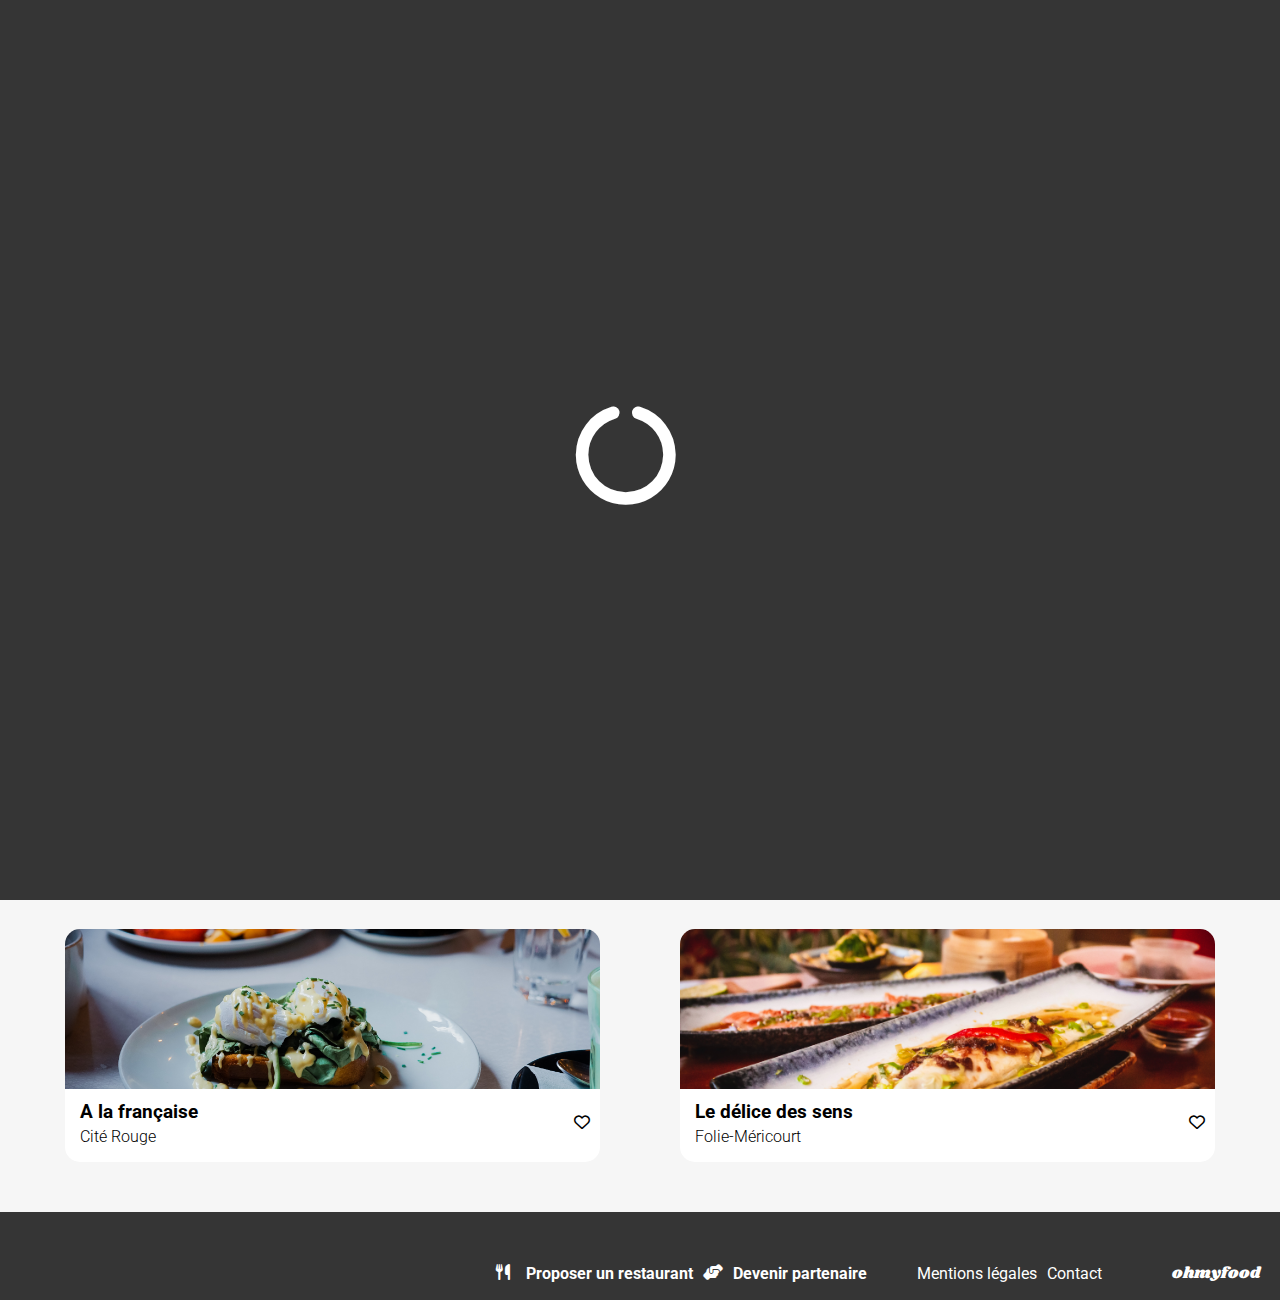
<file: index.html>
<!DOCTYPE html>
<html lang="fr">
<head>
    <meta charset="UTF-8">
    <meta name="viewport" content="width=device-width, initial-scale=1.0">
    <title>Homepage - OhMyFood</title>
    <link rel="preconnect" href="https://fonts.googleapis.com">
    <link rel="preconnect" href="https://fonts.gstatic.com" crossorigin>
    <link href="https://fonts.googleapis.com/css2?family=Roboto:wght@300;400;500;700&family=Shrikhand&display=swap" rel="stylesheet">
    <link rel="stylesheet" href="https://cdnjs.cloudflare.com/ajax/libs/font-awesome/6.5.2/css/all.min.css">
    <link rel="stylesheet" href="./css/main.css">
    <link rel="stylesheet" href="./css/index.css">
</head>

<body>
    <div class="main-container">
        <div class="loader"><i class="fa-solid fa-circle-notch fa-spin loader-icon"></i></div>
        <header class="header">
            <img class="header__logo" src="images/logo/ohmyfood.png" alt="Logo de OhMyFood">
            <form method="get" class="header__form">
                <i class="fa-solid fa-location-dot"></i>
                <label class="header__form__label" for="recherche">Dans quelle ville recherchez-vous un restaurant ?</label>
                <input type="text" id="recherche" name="recherche" placeholder="Paris, Belleville" class="header__form__research important">
            </form>
        </header>

        <main>
            <section class="introduction">
                <h1>Réservez le menu qui vous convient</h1>
                <p>Découvrez des restaurants d'exception, sélectionnés par nos soins.</p>
                <a href="#restaurant" class="gradient-button">Explorer nos restaurants</a>
            </section>
            <section class="fonctionnement">
                <h1 class="section__title">Fonctionnement</h1>

                <div class="fonctionnement-step">
                    <article class="fonctionnement-step__article">
                        <div class="fonctionnement-step__number">
                            <span>1</span>
                        </div>
                        <div class="fonctionnement-step__text">
                            <i class="fa-solid fa-mobile-screen-button"></i>
                            <p class="important">Choisissez un restaurant</p>
                        </div>
                    </article>
                    <article class="fonctionnement-step__article">
                        <div class="fonctionnement-step__number">
                            <span>2</span>
                        </div>
                        <div class="fonctionnement-step__text">
                            <i class="fa-solid fa-list-ul"></i>
                            <p class="important">Composez votre menu</p>
                        </div>
                    </article>
                    <article class="fonctionnement-step__article">
                        <div class="fonctionnement-step__number">
                            <span>3</span>
                        </div>
                        <div class="fonctionnement-step__text">
                            <i class="fa-solid fa-store"></i>
                            <p class="important">Dégustez au restaurant</p>
                        </div>
                    </article>
                </div>
                
            </section>
            <section id="restaurant" class="restaurant">
                <h1 class="section__title">Restaurants</h1>
                <div class="restaurant__grid">
                    <a href="./menus/la-palette-du-gout.html" class="restaurant__link">
                        <article class="restaurant__card">
                            <img class="restaurant__img" src="images/restaurants/jay-wennington-N_Y88TWmGwA-unsplash.jpg" alt="Photo d'un plat dans une assiette">
                            <div class="new">Nouveauté</div>
                            <div class="restaurant__card__content">
                                <div class="restaurant__card__text">
                                    <h3>La palette du goût</h3>
                                    <p class="restaurant__card__subtitle">Ménilmontant</p>
                                </div>
                                <i class="fa-regular fa-heart icon-favorite"></i>
                            </div>
                        </article>
                    </a>
                    <a href="./menus/la-note-enchantee.html" class="restaurant__link">
                        <article class="restaurant__card">
                            <img class="restaurant__img" src="images/restaurants/stil-u2Lp8tXIcjw-unsplash.jpg" alt="Photo d'un plat dans une assiette">
                            <div class="new">Nouveauté</div>
                            <div class="restaurant__card__content">
                                <div class="restaurant__card__text">
                                    <h3 class="restaurant__card__title">La note enchantée</h3>
                                    <p class="restaurant__card__subtitle">Charonne</p>
                                </div>
                                <i class="fa-regular fa-heart icon-favorite"></i>
                            </div>
                        </article>
                    </a>
                    <a href="./menus/a-la-francaise.html" class="restaurant__link">
                        <article class="restaurant__card">
                            <img class="restaurant__img" src="images/restaurants/toa-heftiba-DQKerTsQwi0-unsplash.jpg" alt="Photo d'un plat dans une assiette">
                            <div class="restaurant__card__content">
                                <div class="restaurant__card__text">
                                    <h3 class="restaurant__card__title">A la française</h3>
                                    <p class="restaurant__card__subtitle">Cité Rouge</p>
                                </div>
                                <i class="fa-regular fa-heart icon-favorite"></i>
                            </div>
                        </article>
                    </a>
                    <a href="./menus/le-delice-des-sens.html" class="restaurant__link">
                        <article class="restaurant__card">
                            <img class="restaurant__img" src="images/restaurants/louis-hansel-shotsoflouis-qNBGVyOCY8Q-unsplash.jpg" alt="Photo d'un plat dans une assiette">
                            <div class="restaurant__card__content">
                                <div class="restaurant__card__text">
                                    <h3 class="restaurant__card__title">Le délice des sens</h3>
                                    <p class="restaurant__card__subtitle">Folie-Méricourt</p>
                                </div>
                                <i class="fa-regular fa-heart icon-favorite"></i>
                            </div>
                        </article>
                    </a>
                </div>
            </section>
        </main>

        <footer class="footer">
            <nav class="footer__nav">
                <ul class="important footer__list">
                    <li class="footer__list__element"><i class="fa-solid fa-utensils footer__icon"></i>Proposer un restaurant</li>
                    <li class="footer__list__element"><i class="fa-solid fa-handshake-angle footer__icon"></i>Devenir partenaire</li>
                </ul>
                <ul class="footer__list">
                    <li class="footer__list__element">Mentions légales</li>
                    <li class="footer__list__element">Contact</li>
                </ul>
            </nav>
            <span class="footer__logo">ohmyfood</span>
        </footer>
    </div>
</body>
</html>
</file>
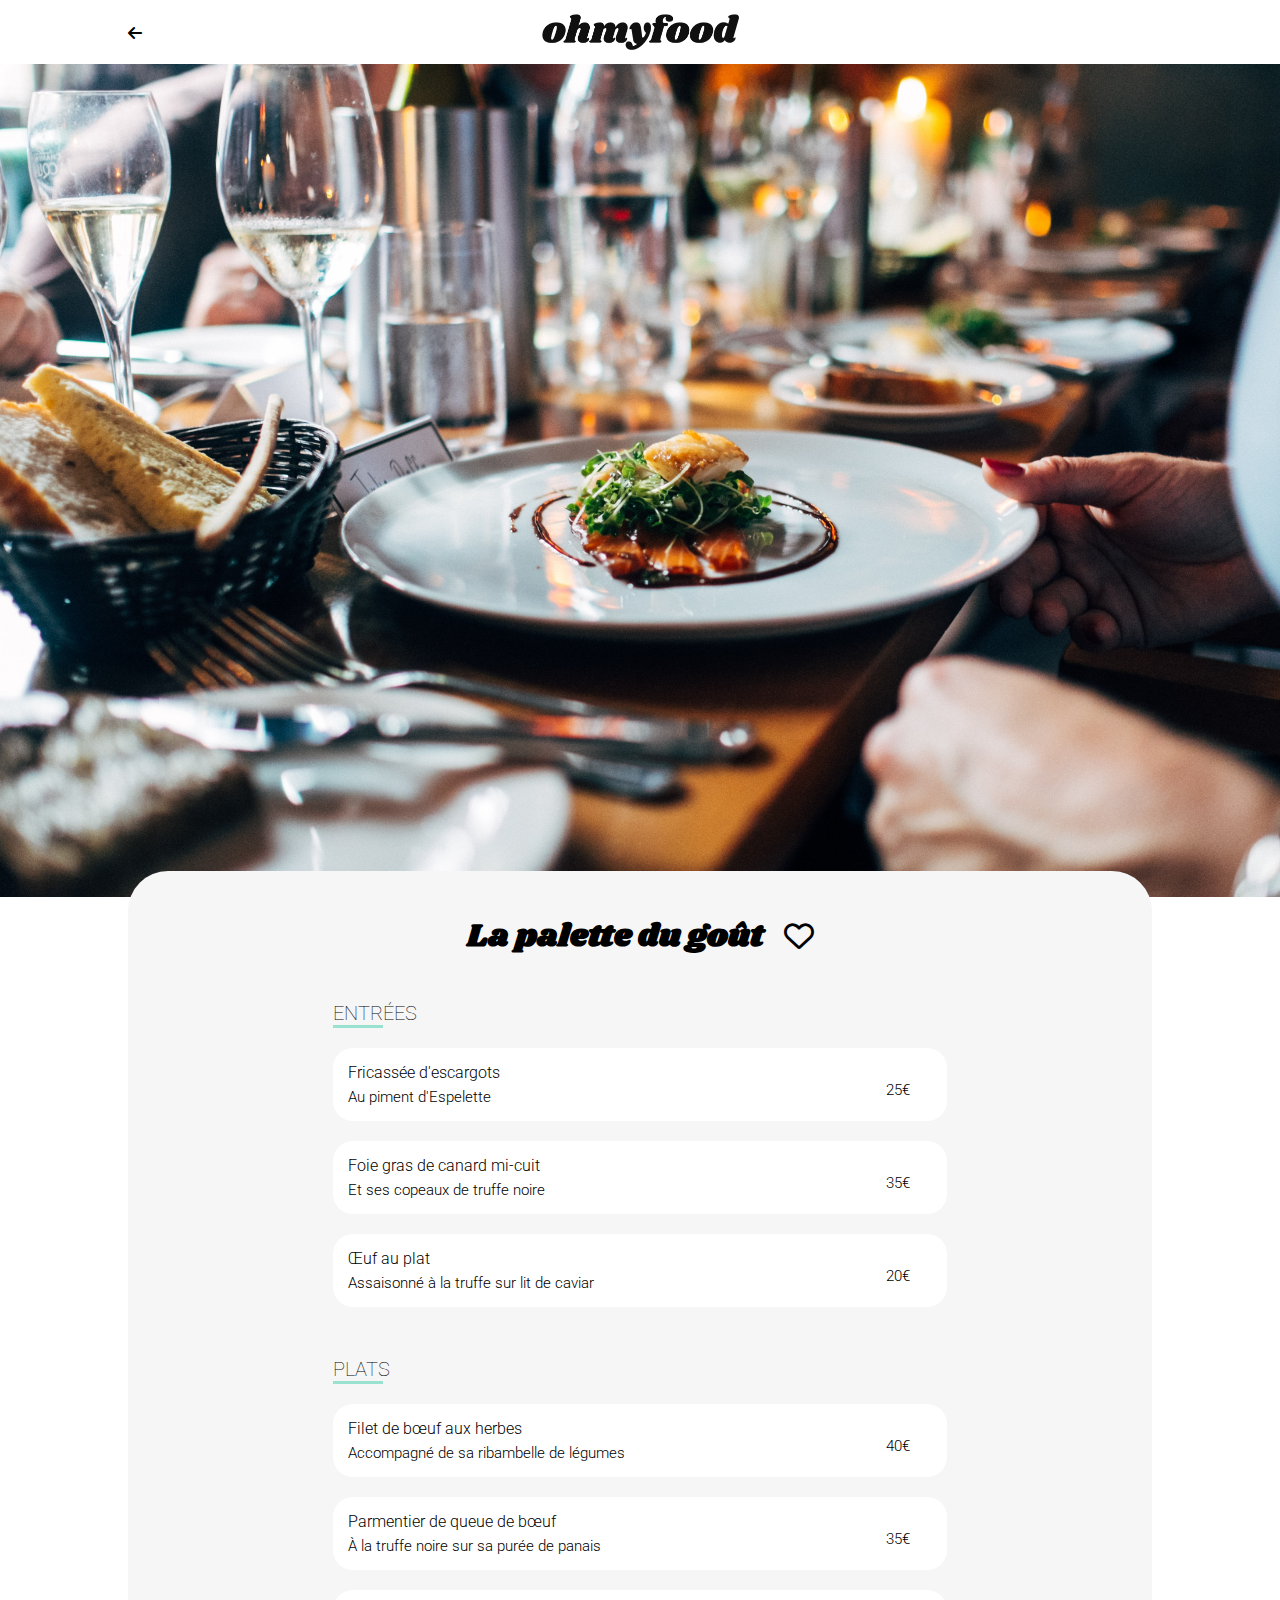
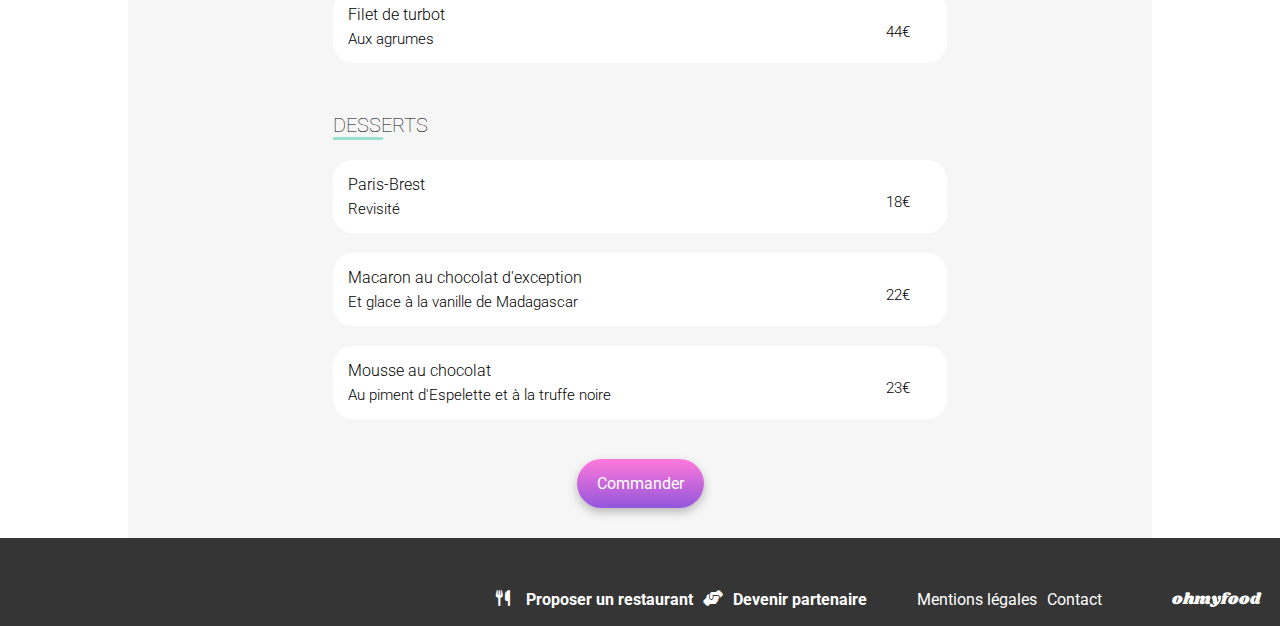
<file: menu1.html>
<!DOCTYPE html>
<html lang="en">
<head>
    <meta charset="UTF-8">
    <meta name="viewport" content="width=device-width, initial-scale=1.0">
    <title>Menu - La palette du goût</title>
    <link rel="preconnect" href="https://fonts.googleapis.com">
    <link rel="preconnect" href="https://fonts.gstatic.com" crossorigin>
    <link href="https://fonts.googleapis.com/css2?family=Roboto:wght@400;500;700&family=Shrikhand&display=swap" rel="stylesheet">
    <link rel="stylesheet" href="https://cdnjs.cloudflare.com/ajax/libs/font-awesome/6.5.2/css/all.min.css"/>
    <link rel="stylesheet" href="./css/main.css">
    <link rel="stylesheet" href="./css/menu.css">
</head>
<body>
    <div class="main-container">
        <header class="header">
            <img class="header__logo" src="/images/logo/ohmyfood.png">
            <a href="index.html"><i class="header__button fa-solid fa-arrow-left"></i></a>
        </header>

        <main>
            <div>
                <img class="photo-bg" src="images/restaurants/jay-wennington-N_Y88TWmGwA-unsplash.jpg" alt="Photo d'un plat dans une assiette">
            </div>

            <section class="menu">
                <div class="menu__title">
                    <h1 class="menu__title__principal">La palette du goût</h1>
                    <i class="fa-regular fa-heart icon-favorite"></i>
                </div>
                <article class="menu-content">
                    <div class="plat">
                        <p class="menu-content__title">ENTR&Eacute;ES</p>
                        <article class="menu-content__card">
                            <div class="menu-content__card__text">
                                <p class="menu-content__card__text__title">Fricassée d'escargots</p>
                                <p class="menu-content__card__text__subtitle">Au piment d'Espelette</p>
                            </div>
                            <div class="price">
                                <p>25€</p>
                            </div> 
                            <div class="volet">
                                <i class="fa-solid fa-circle-check"></i>
                            </div>
                        </article>
                        <article class="menu-content__card">
                            <div class="menu-content__card__text">
                                <p class="menu-content__card__text__title">Foie gras de canard mi-cuit</p>
                                <p class="menu-content__card__text__subtitle">Et ses copeaux de truffe noire</p>
                            </div>
                            <div class="price">
                                <p>35€</p>
                            </div> 
                            <div class="volet">
                                <i class="fa-solid fa-circle-check"></i>
                            </div>
                        </article>
                        <article class="menu-content__card">
                            <div class="menu-content__card__text">
                                <p class="menu-content__card__text__title">Œuf au plat</p>
                                <p class="menu-content__card__text__subtitle">Assaisonné à la truffe sur lit de caviar</p>
                            </div>
                            <div class="price">
                                <p>20€</p>
                            </div> 
                            <div class="volet">
                                <i class="fa-solid fa-circle-check"></i>
                            </div>
                        </article>
                    </div>

                    <div class="plat">
                        <p class="menu-content__title">PLATS</p>
                        <article class="menu-content__card">
                            <div class="menu-content__card__text">
                                <p class="menu-content__card__text__title">Filet de bœuf aux herbes</p>
                                <p class="menu-content__card__text__subtitle">Accompagné de sa ribambelle de légumes</p>
                            </div>
                            <div class="price">
                                <p>40€</p>
                            </div> 
                            <div class="volet">
                                <i class="fa-solid fa-circle-check"></i>
                            </div>
                        </article>
                        <article class="menu-content__card">
                            <div class="menu-content__card__text">
                                <p class="menu-content__card__text__title">Parmentier de queue de bœuf</p>
                                <p class="menu-content__card__text__subtitle">À la truffe noire sur sa purée de panais</p>
                            </div>
                            <div class="price">
                                <p>35€</p>
                            </div> 
                            <div class="volet">
                                <i class="fa-solid fa-circle-check"></i>
                            </div>
                        </article>
                        <article class="menu-content__card">
                            <div class="menu-content__card__text">
                                <p class="menu-content__card__text__title">Filet de turbot</p>
                                <p class="menu-content__card__text__subtitle">Aux agrumes</p>
                            </div>
                            <div class="price">
                                <p>44€</p>
                            </div> 
                            <div class="volet">
                                <i class="fa-solid fa-circle-check"></i>
                            </div>
                        </article>
                    </div>
                    
                    <div class="plat">
                        <p class="menu-content__title">DESSERTS</p>
                        <article class="menu-content__card">
                            <div class="menu-content__card__text">
                                <p class="menu-content__card__text__title">Paris-Brest</p>
                                <p class="menu-content__card__text__subtitle">Revisité</p>
                            </div>
                            <div class="price">
                                <p>18€</p>
                            </div> 
                            <div class="volet">
                                <i class="fa-solid fa-circle-check"></i>
                            </div>
                        </article>
                        <article class="menu-content__card">
                            <div class="menu-content__card__text">
                                <p class="menu-content__card__text__title">Macaron au chocolat d'exception</p>
                                <p class="menu-content__card__text__subtitle">Et glace à la vanille de Madagascar</p>
                            </div>
                            <div class="price">
                                <p>22€</p>
                            </div> 
                            <div class="volet">
                                <i class="fa-solid fa-circle-check"></i>
                            </div>
                        </article>
                        <article class="menu-content__card">
                            <div class="menu-content__card__text">
                                <p class="menu-content__card__text__title">Mousse au chocolat</p>
                                <p class="menu-content__card__text__subtitle">Au piment d'Espelette et à la truffe noire</p>
                            </div>
                            <div class="price">
                                <p>23€</p>
                            </div> 
                            <div class="volet">
                                <i class="fa-solid fa-circle-check"></i>
                            </div>
                        </article>
                    </div>
                    
                </article>
                <a href="" class="gradient-button">Commander</a>
            </section>
        </main>

        <footer class="footer">
            <nav class="footer__nav">
                <ul class="important footer__list">
                    <li class="footer__list__element"><i class="fa-solid fa-utensils footer__icon"></i>Proposer un restaurant</li>
                    <li class="footer__list__element"><i class="fa-solid fa-handshake-angle footer__icon"></i>Devenir partenaire</li>
                </ul>
                <ul class="footer__list">
                    <li class="footer__list__element">Mentions légales</li>
                    <li class="footer__list__element">Contact</li>
                </ul>
            </nav>
            <span class="footer__logo">ohmyfood</span>
        </footer>
    </div>

    
</body>
</html>
</file>
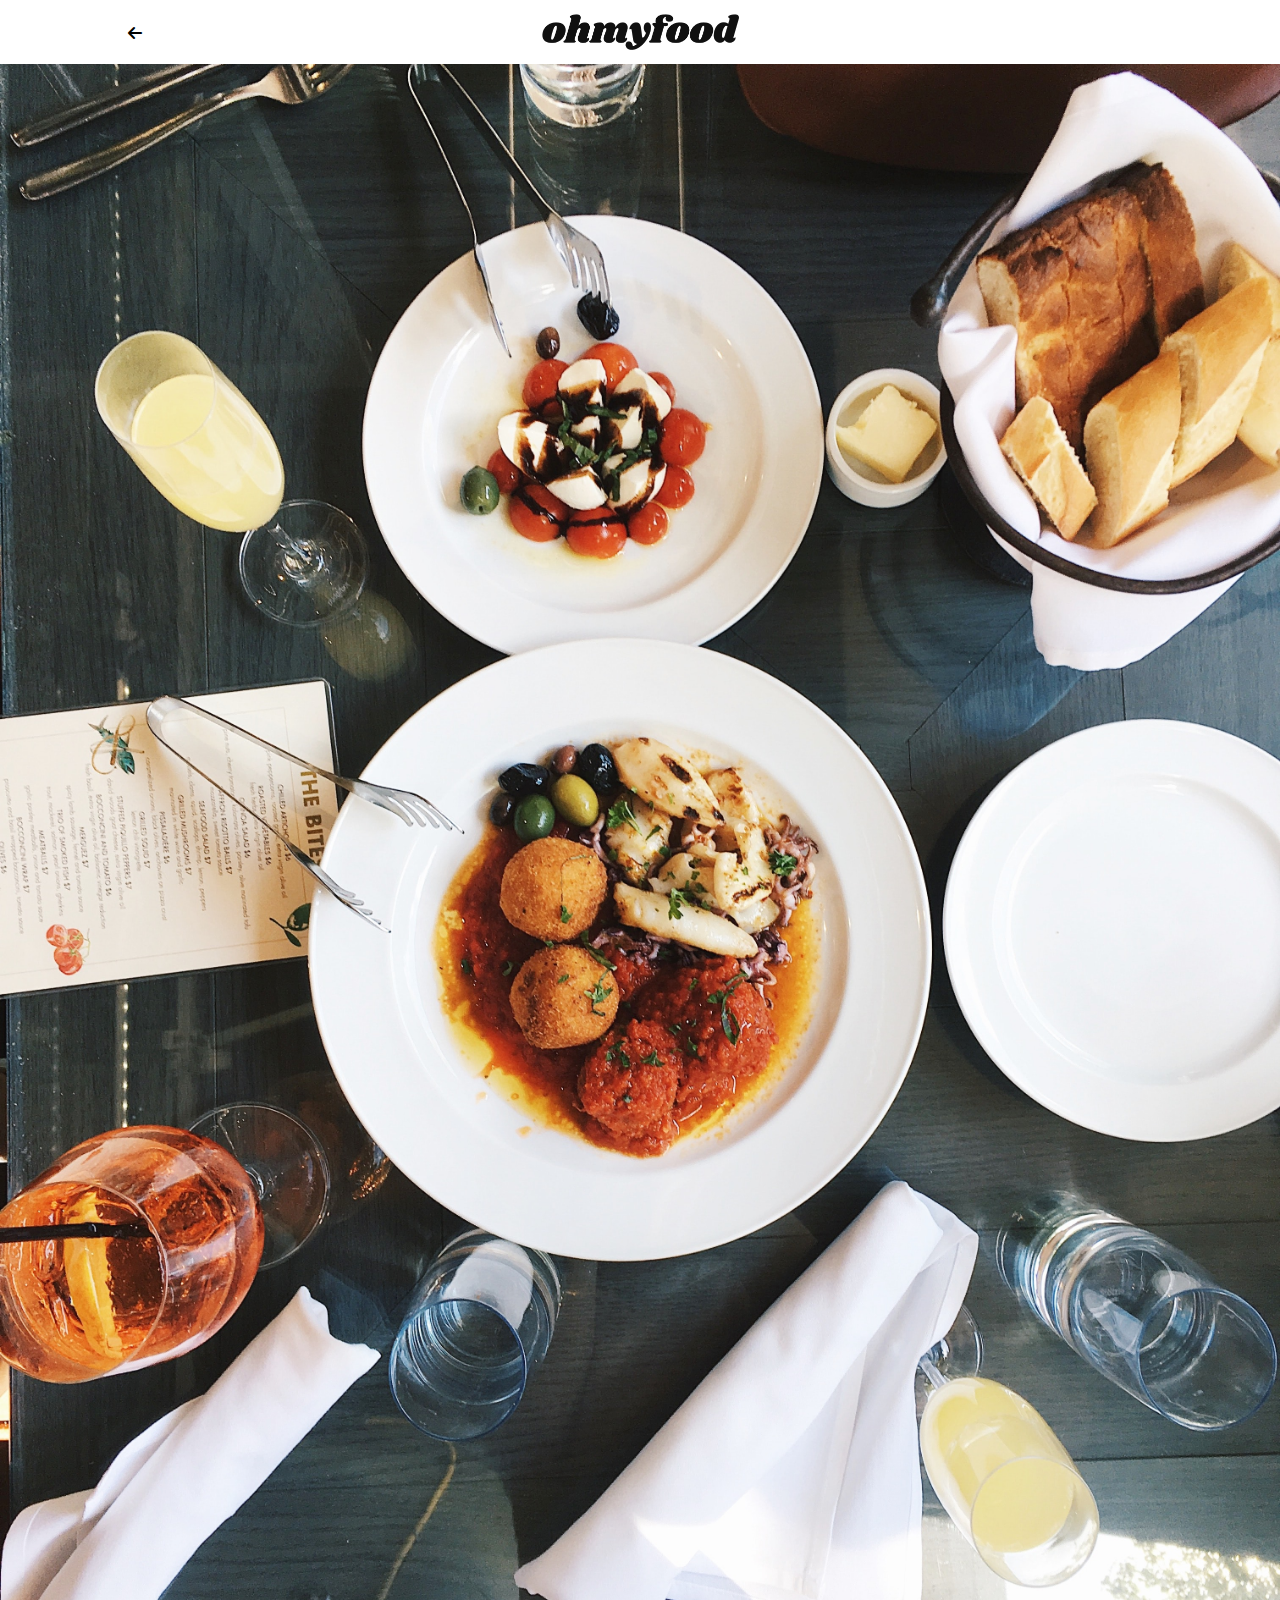
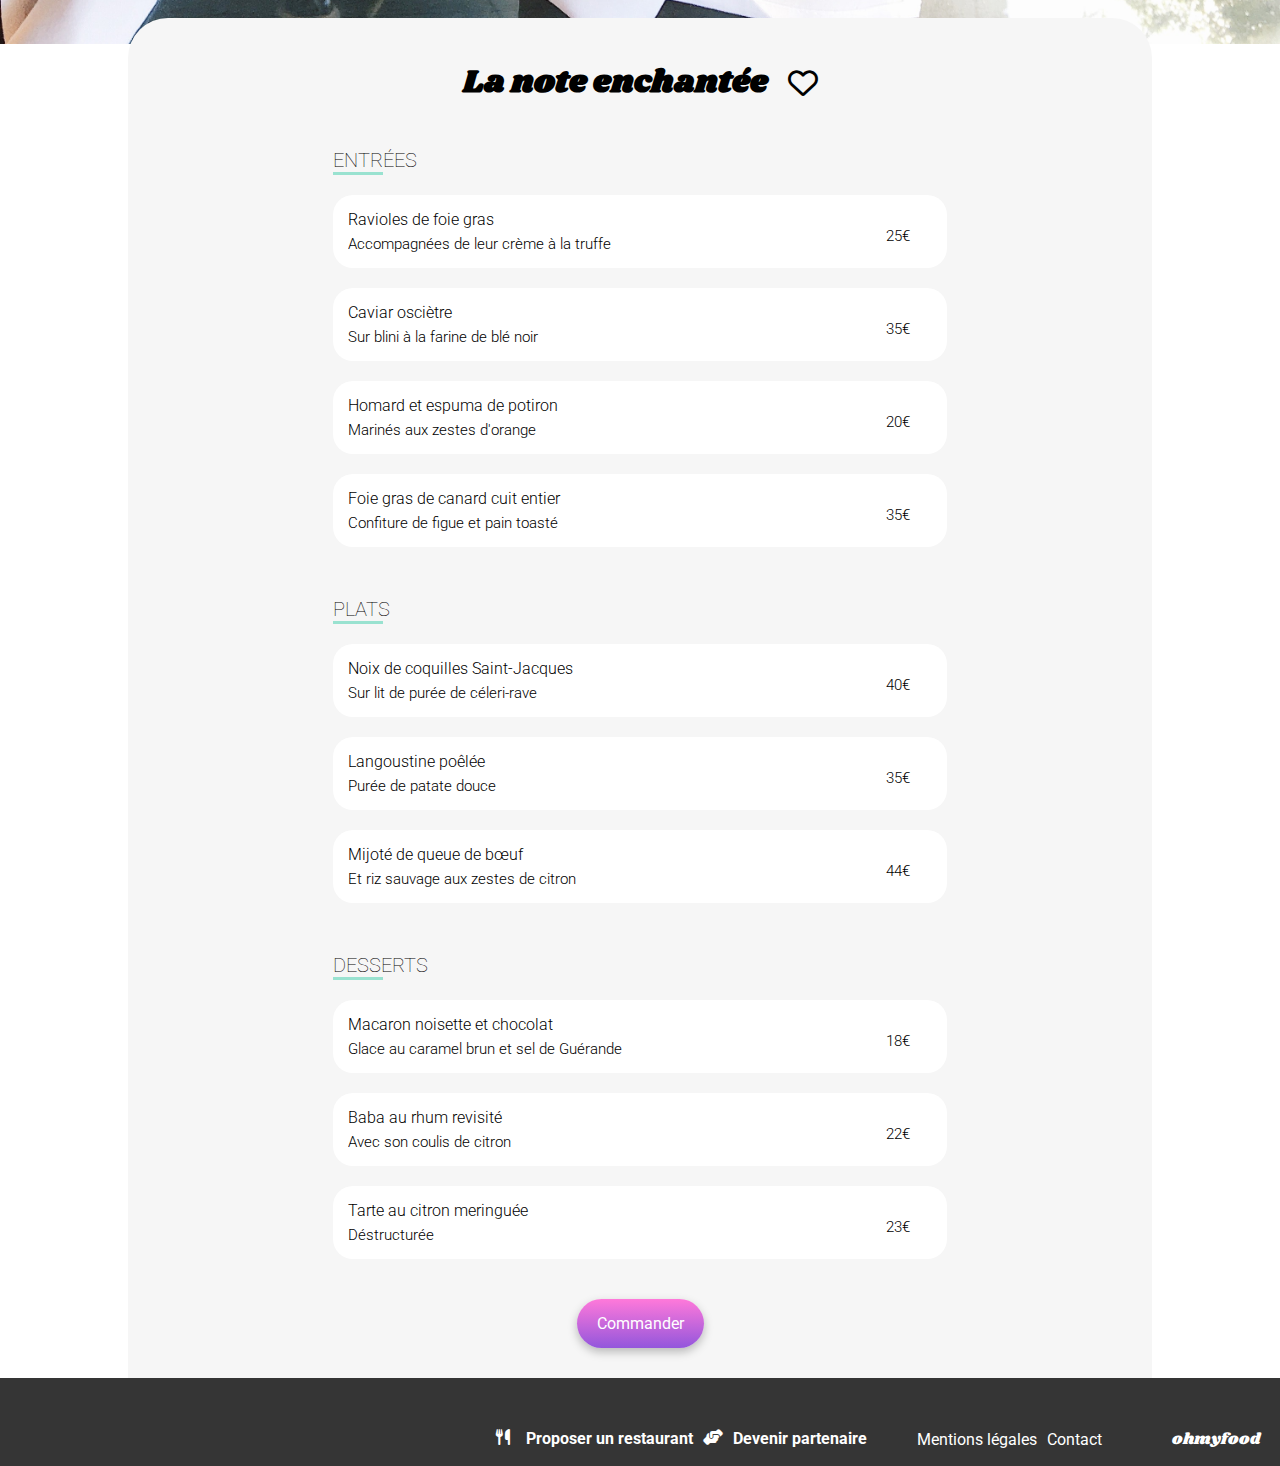
<file: menu2.html>
<!DOCTYPE html>
<html lang="en">
<head>
    <meta charset="UTF-8">
    <meta name="viewport" content="width=device-width, initial-scale=1.0">
    <title>Menu - La note enchantée</title>
    <link rel="preconnect" href="https://fonts.googleapis.com">
    <link rel="preconnect" href="https://fonts.gstatic.com" crossorigin>
    <link href="https://fonts.googleapis.com/css2?family=Roboto:wght@400;500;700&family=Shrikhand&display=swap" rel="stylesheet">
    <link rel="stylesheet" href="https://cdnjs.cloudflare.com/ajax/libs/font-awesome/6.5.2/css/all.min.css"/>
    <link rel="stylesheet" href="./css/main.css">
    <link rel="stylesheet" href="./css/menu.css">
</head>
<body>
    <div class="main-container">
        <header class="header">
            <img class="header__logo" src="/images/logo/ohmyfood.png">
            <a href="index.html"><i class="header__button fa-solid fa-arrow-left"></i></a>
        </header>

        <main>
            <div>
                <img class="photo-bg" src="images/restaurants/stil-u2Lp8tXIcjw-unsplash.jpg" alt="Photo d'un plat dans une assiette">
            </div>

            <section class="menu">
                <div class="menu__title">
                    <h1 class="menu__title__principal">La note enchantée</h1>
                    <i class="fa-regular fa-heart icon-favorite"></i>
                </div>
                <article class="menu-content">
                    <div class="plat">
                        <p class="menu-content__title">ENTR&Eacute;ES</p>
                        <article class="menu-content__card">
                            <div class="menu-content__card__text">
                                <p class="menu-content__card__text__title">Ravioles de foie gras</p>
                                <p class="menu-content__card__text__subtitle">Accompagnées de leur crème à la truffe</p>
                            </div>
                            <div class="price">
                                <p>25€</p>
                            </div> 
                            <div class="volet">
                                <i class="fa-solid fa-circle-check"></i>
                            </div>
                        </article>
                        <article class="menu-content__card">
                            <div class="menu-content__card__text">
                                <p class="menu-content__card__text__title">Caviar osciètre</p>
                                <p class="menu-content__card__text__subtitle">Sur blini à la farine de blé noir</p>
                            </div>
                            <div class="price">
                                <p>35€</p>
                            </div> 
                            <div class="volet">
                                <i class="fa-solid fa-circle-check"></i>
                            </div>
                        </article>
                        <article class="menu-content__card">
                            <div class="menu-content__card__text">
                                <p class="menu-content__card__text__title">Homard et espuma de potiron</p>
                                <p class="menu-content__card__text__subtitle">Marinés aux zestes d'orange</p>
                            </div>
                            <div class="price">
                                <p>20€</p>
                            </div> 
                            <div class="volet">
                                <i class="fa-solid fa-circle-check"></i>
                            </div>
                        </article><article class="menu-content__card">
                            <div class="menu-content__card__text">
                                <p class="menu-content__card__text__title">Foie gras de canard cuit entier</p>
                                <p class="menu-content__card__text__subtitle">Confiture de figue et pain toasté</p>
                            </div>
                            <div class="price">
                                <p>35€</p>
                            </div> 
                            <div class="volet">
                                <i class="fa-solid fa-circle-check"></i>
                            </div>
                        </article>
                    </div>

                    <div class="plat">
                        <p class="menu-content__title">PLATS</p>
                        <article class="menu-content__card">
                            <div class="menu-content__card__text">
                                <p class="menu-content__card__text__title">Noix de coquilles Saint-Jacques</p>
                                <p class="menu-content__card__text__subtitle">Sur lit de purée de céleri-rave</p>
                            </div>
                            <div class="price">
                                <p>40€</p>
                            </div> 
                            <div class="volet">
                                <i class="fa-solid fa-circle-check"></i>
                            </div>
                        </article>
                        <article class="menu-content__card">
                            <div class="menu-content__card__text">
                                <p class="menu-content__card__text__title">Langoustine poêlée</p>
                                <p class="menu-content__card__text__subtitle">Purée de patate douce</p>
                            </div>
                            <div class="price">
                                <p>35€</p>
                            </div> 
                            <div class="volet">
                                <i class="fa-solid fa-circle-check"></i>
                            </div>
                        </article>
                        <article class="menu-content__card">
                            <div class="menu-content__card__text">
                                <p class="menu-content__card__text__title">Mijoté de queue de bœuf</p>
                                <p class="menu-content__card__text__subtitle">Et riz sauvage aux zestes de citron</p>
                            </div>
                            <div class="price">
                                <p>44€</p>
                            </div> 
                            <div class="volet">
                                <i class="fa-solid fa-circle-check"></i>
                            </div>
                        </article>
                    </div>
                    
                    <div class="plat">
                        <p class="menu-content__title">DESSERTS</p>
                        <article class="menu-content__card">
                            <div class="menu-content__card__text">
                                <p class="menu-content__card__text__title">Macaron noisette et chocolat</p>
                                <p class="menu-content__card__text__subtitle">Glace au caramel brun et sel de Guérande</p>
                            </div>
                            <div class="price">
                                <p>18€</p>
                            </div> 
                            <div class="volet">
                                <i class="fa-solid fa-circle-check"></i>
                            </div>
                        </article>
                        <article class="menu-content__card">
                            <div class="menu-content__card__text">
                                <p class="menu-content__card__text__title">Baba au rhum revisité</p>
                                <p class="menu-content__card__text__subtitle">Avec son coulis de citron</p>
                            </div>
                            <div class="price">
                                <p>22€</p>
                            </div> 
                            <div class="volet">
                                <i class="fa-solid fa-circle-check"></i>
                            </div>
                        </article>
                        <article class="menu-content__card">
                            <div class="menu-content__card__text">
                                <p class="menu-content__card__text__title">Tarte au citron meringuée</p>
                                <p class="menu-content__card__text__subtitle">Déstructurée</p>
                            </div>
                            <div class="price">
                                <p>23€</p>
                            </div> 
                            <div class="volet">
                                <i class="fa-solid fa-circle-check"></i>
                            </div>
                        </article>
                    </div>
                    
                </article>
                <a href="" class="gradient-button">Commander</a>
            </section>
        </main>

        <footer class="footer">
            <nav class="footer__nav">
                <ul class="important footer__list">
                    <li class="footer__list__element"><i class="fa-solid fa-utensils footer__icon"></i>Proposer un restaurant</li>
                    <li class="footer__list__element"><i class="fa-solid fa-handshake-angle footer__icon"></i>Devenir partenaire</li>
                </ul>
                <ul class="footer__list">
                    <li class="footer__list__element">Mentions légales</li>
                    <li class="footer__list__element">Contact</li>
                </ul>
            </nav>
            <span class="footer__logo">ohmyfood</span>
        </footer>
    </div>

    
</body>
</html>
</file>
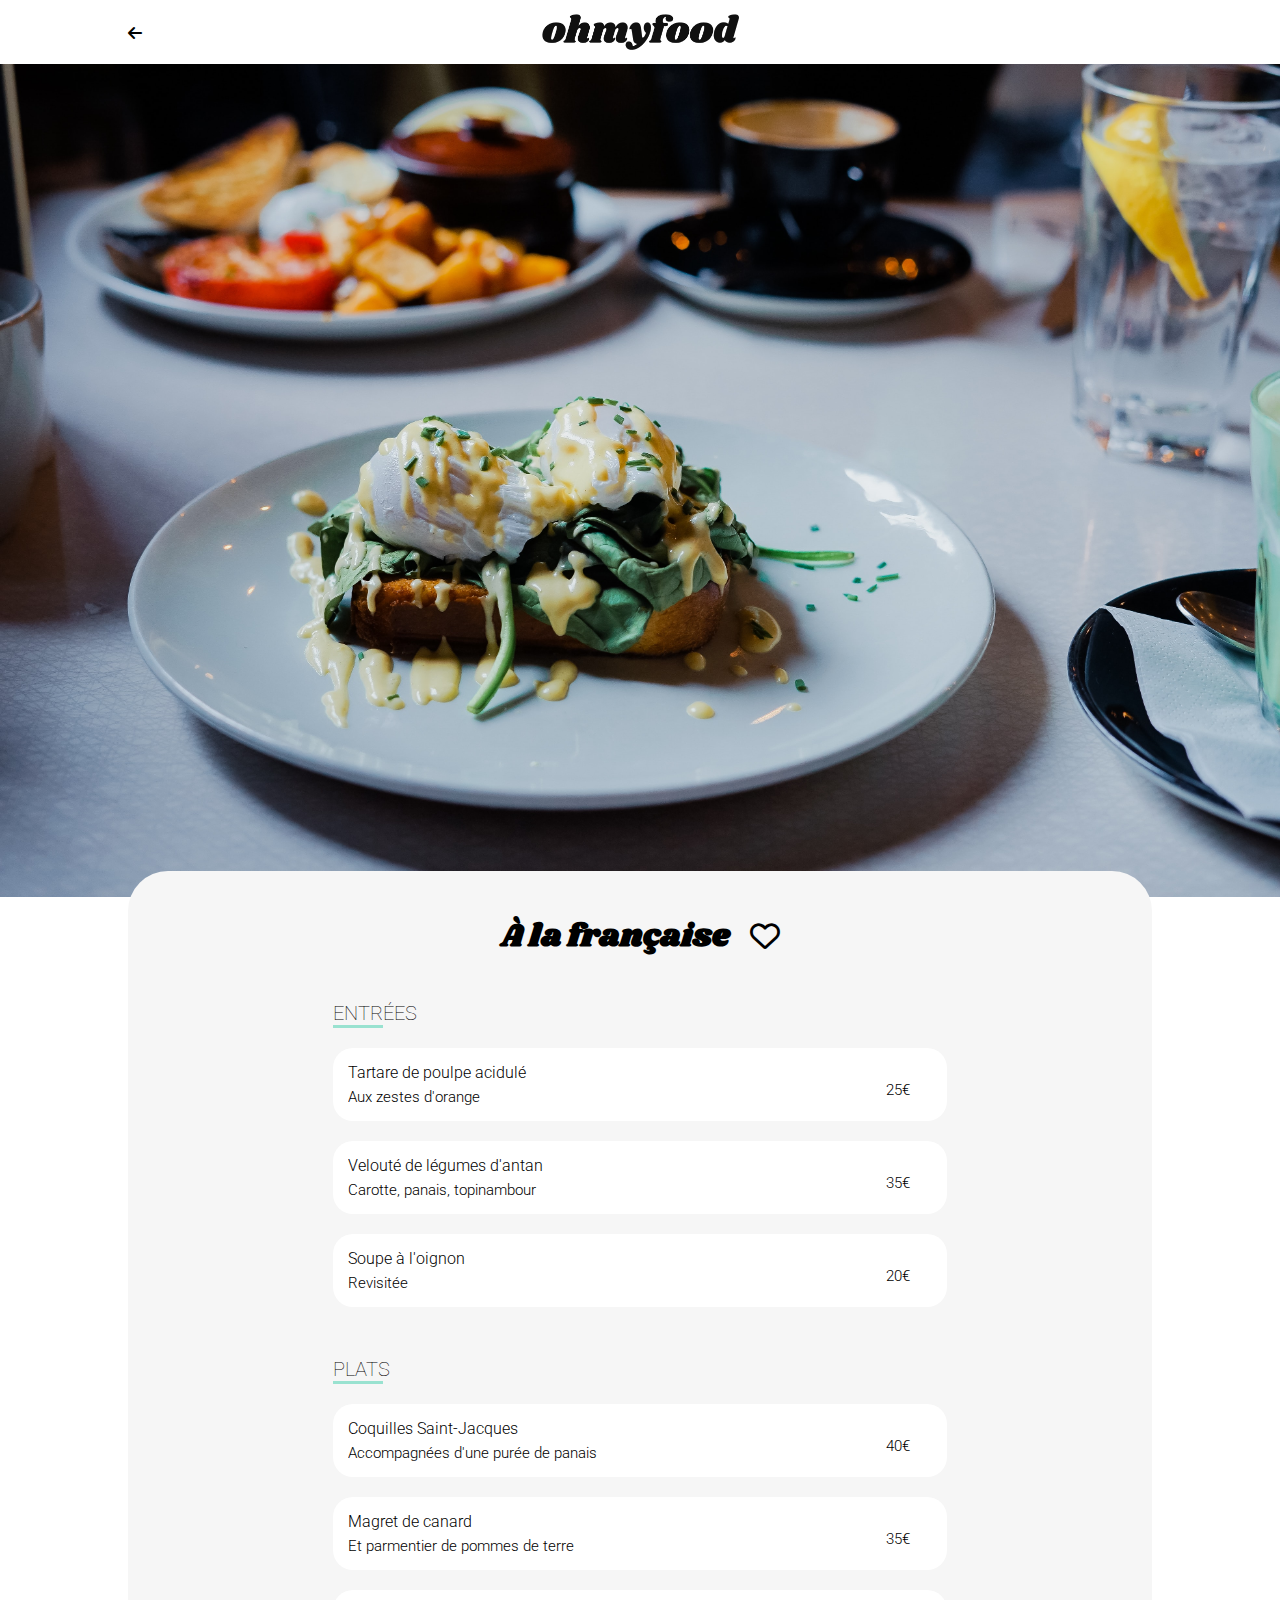
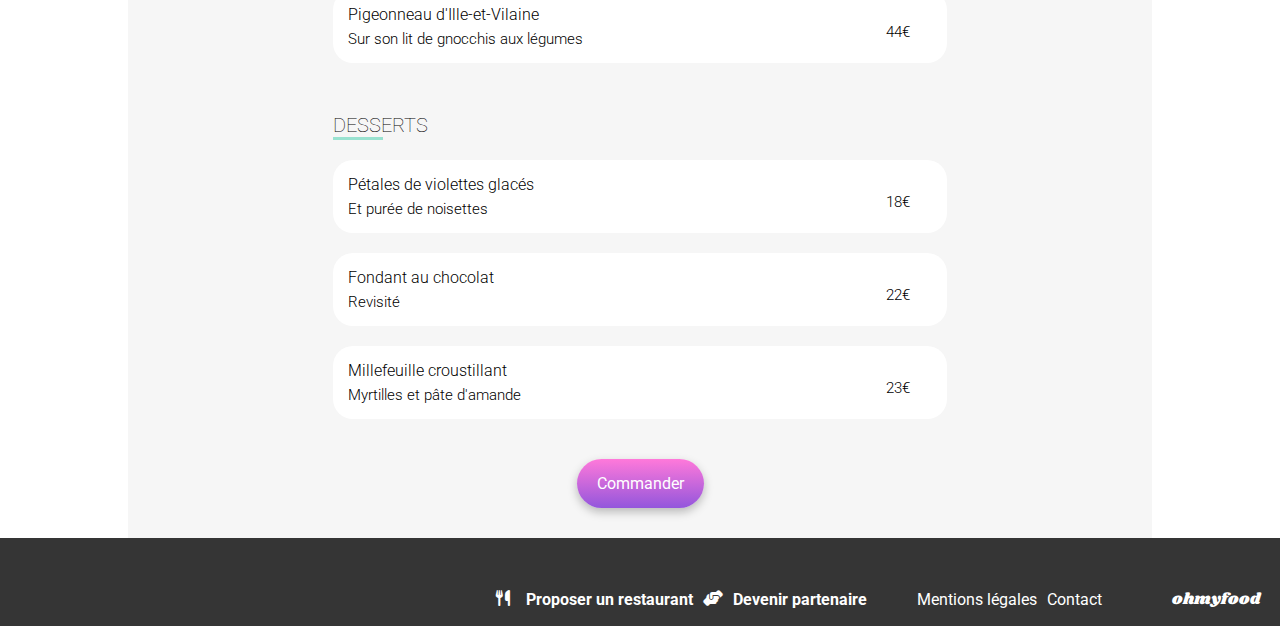
<file: menu3.html>
<!DOCTYPE html>
<html lang="en">
<head>
    <meta charset="UTF-8">
    <meta name="viewport" content="width=device-width, initial-scale=1.0">
    <title>Menu - A la française</title>
    <link rel="preconnect" href="https://fonts.googleapis.com">
    <link rel="preconnect" href="https://fonts.gstatic.com" crossorigin>
    <link href="https://fonts.googleapis.com/css2?family=Roboto:wght@400;500;700&family=Shrikhand&display=swap" rel="stylesheet">
    <link rel="stylesheet" href="https://cdnjs.cloudflare.com/ajax/libs/font-awesome/6.5.2/css/all.min.css"/>
    <link rel="stylesheet" href="./css/main.css">
    <link rel="stylesheet" href="./css/menu.css">
</head>
<body>
    <div class="main-container">
        <header class="header">
            <img class="header__logo" src="/images/logo/ohmyfood.png">
            <a href="index.html"><i class="header__button fa-solid fa-arrow-left"></i></a>
        </header>

        <main>
            <div>
                <img class="photo-bg" src="images/restaurants/toa-heftiba-DQKerTsQwi0-unsplash.jpg" alt="Photo d'un plat dans une assiette">
            </div>

            <section class="menu">
                <div class="menu__title">
                    <h1 class="menu__title__principal">&Agrave; la française</h1>
                    <i class="fa-regular fa-heart icon-favorite"></i>
                </div>
                <article class="menu-content">
                    <div class="plat">
                        <p class="menu-content__title">ENTR&Eacute;ES</p>
                        <article class="menu-content__card">
                            <div class="menu-content__card__text">
                                <p class="menu-content__card__text__title">Tartare de poulpe acidulé</p>
                                <p class="menu-content__card__text__subtitle">Aux zestes d'orange</p>
                            </div>
                            <div class="price">
                                <p>25€</p>
                            </div> 
                            <div class="volet">
                                <i class="fa-solid fa-circle-check"></i>
                            </div>
                        </article>
                        <article class="menu-content__card">
                            <div class="menu-content__card__text">
                                <p class="menu-content__card__text__title">Velouté de légumes d'antan</p>
                                <p class="menu-content__card__text__subtitle">Carotte, panais, topinambour</p>
                            </div>
                            <div class="price">
                                <p>35€</p>
                            </div> 
                            <div class="volet">
                                <i class="fa-solid fa-circle-check"></i>
                            </div>
                        </article>
                        <article class="menu-content__card">
                            <div class="menu-content__card__text">
                                <p class="menu-content__card__text__title">Soupe à l'oignon</p>
                                <p class="menu-content__card__text__subtitle">Revisitée</p>
                            </div>
                            <div class="price">
                                <p>20€</p>
                            </div> 
                            <div class="volet">
                                <i class="fa-solid fa-circle-check"></i>
                            </div>
                        </article>
                    </div>

                    <div class="plat">
                        <p class="menu-content__title">PLATS</p>
                        <article class="menu-content__card">
                            <div class="menu-content__card__text">
                                <p class="menu-content__card__text__title">Coquilles Saint-Jacques</p>
                                <p class="menu-content__card__text__subtitle">Accompagnées d'une purée de panais</p>
                            </div>
                            <div class="price">
                                <p>40€</p>
                            </div> 
                            <div class="volet">
                                <i class="fa-solid fa-circle-check"></i>
                            </div>
                        </article>
                        <article class="menu-content__card">
                            <div class="menu-content__card__text">
                                <p class="menu-content__card__text__title">Magret de canard</p>
                                <p class="menu-content__card__text__subtitle">Et parmentier de pommes de terre</p>
                            </div>
                            <div class="price">
                                <p>35€</p>
                            </div> 
                            <div class="volet">
                                <i class="fa-solid fa-circle-check"></i>
                            </div>
                        </article>
                        <article class="menu-content__card">
                            <div class="menu-content__card__text">
                                <p class="menu-content__card__text__title">Pigeonneau d'Ille-et-Vilaine</p>
                                <p class="menu-content__card__text__subtitle">Sur son lit de gnocchis aux légumes</p>
                            </div>
                            <div class="price">
                                <p>44€</p>
                            </div> 
                            <div class="volet">
                                <i class="fa-solid fa-circle-check"></i>
                            </div>
                        </article>
                    </div>
                    
                    <div class="plat">
                        <p class="menu-content__title">DESSERTS</p>
                        <article class="menu-content__card">
                            <div class="menu-content__card__text">
                                <p class="menu-content__card__text__title">Pétales de violettes glacés</p>
                                <p class="menu-content__card__text__subtitle">Et purée de noisettes</p>
                            </div>
                            <div class="price">
                                <p>18€</p>
                            </div> 
                            <div class="volet">
                                <i class="fa-solid fa-circle-check"></i>
                            </div>
                        </article>
                        <article class="menu-content__card">
                            <div class="menu-content__card__text">
                                <p class="menu-content__card__text__title">Fondant au chocolat</p>
                                <p class="menu-content__card__text__subtitle">Revisité</p>
                            </div>
                            <div class="price">
                                <p>22€</p>
                            </div> 
                            <div class="volet">
                                <i class="fa-solid fa-circle-check"></i>
                            </div>
                        </article>
                        <article class="menu-content__card">
                            <div class="menu-content__card__text">
                                <p class="menu-content__card__text__title">Millefeuille croustillant</p>
                                <p class="menu-content__card__text__subtitle">Myrtilles et pâte d'amande</p>
                            </div>
                            <div class="price">
                                <p>23€</p>
                            </div> 
                            <div class="volet">
                                <i class="fa-solid fa-circle-check"></i>
                            </div>
                        </article>
                    </div>
                    
                </article>
                <a href="" class="gradient-button">Commander</a>
            </section>
        </main>

        <footer class="footer">
            <nav class="footer__nav">
                <ul class="important footer__list">
                    <li class="footer__list__element"><i class="fa-solid fa-utensils footer__icon"></i>Proposer un restaurant</li>
                    <li class="footer__list__element"><i class="fa-solid fa-handshake-angle footer__icon"></i>Devenir partenaire</li>
                </ul>
                <ul class="footer__list">
                    <li class="footer__list__element">Mentions légales</li>
                    <li class="footer__list__element">Contact</li>
                </ul>
            </nav>
            <span class="footer__logo">ohmyfood</span>
        </footer>
    </div>

    
</body>
</html>
</file>
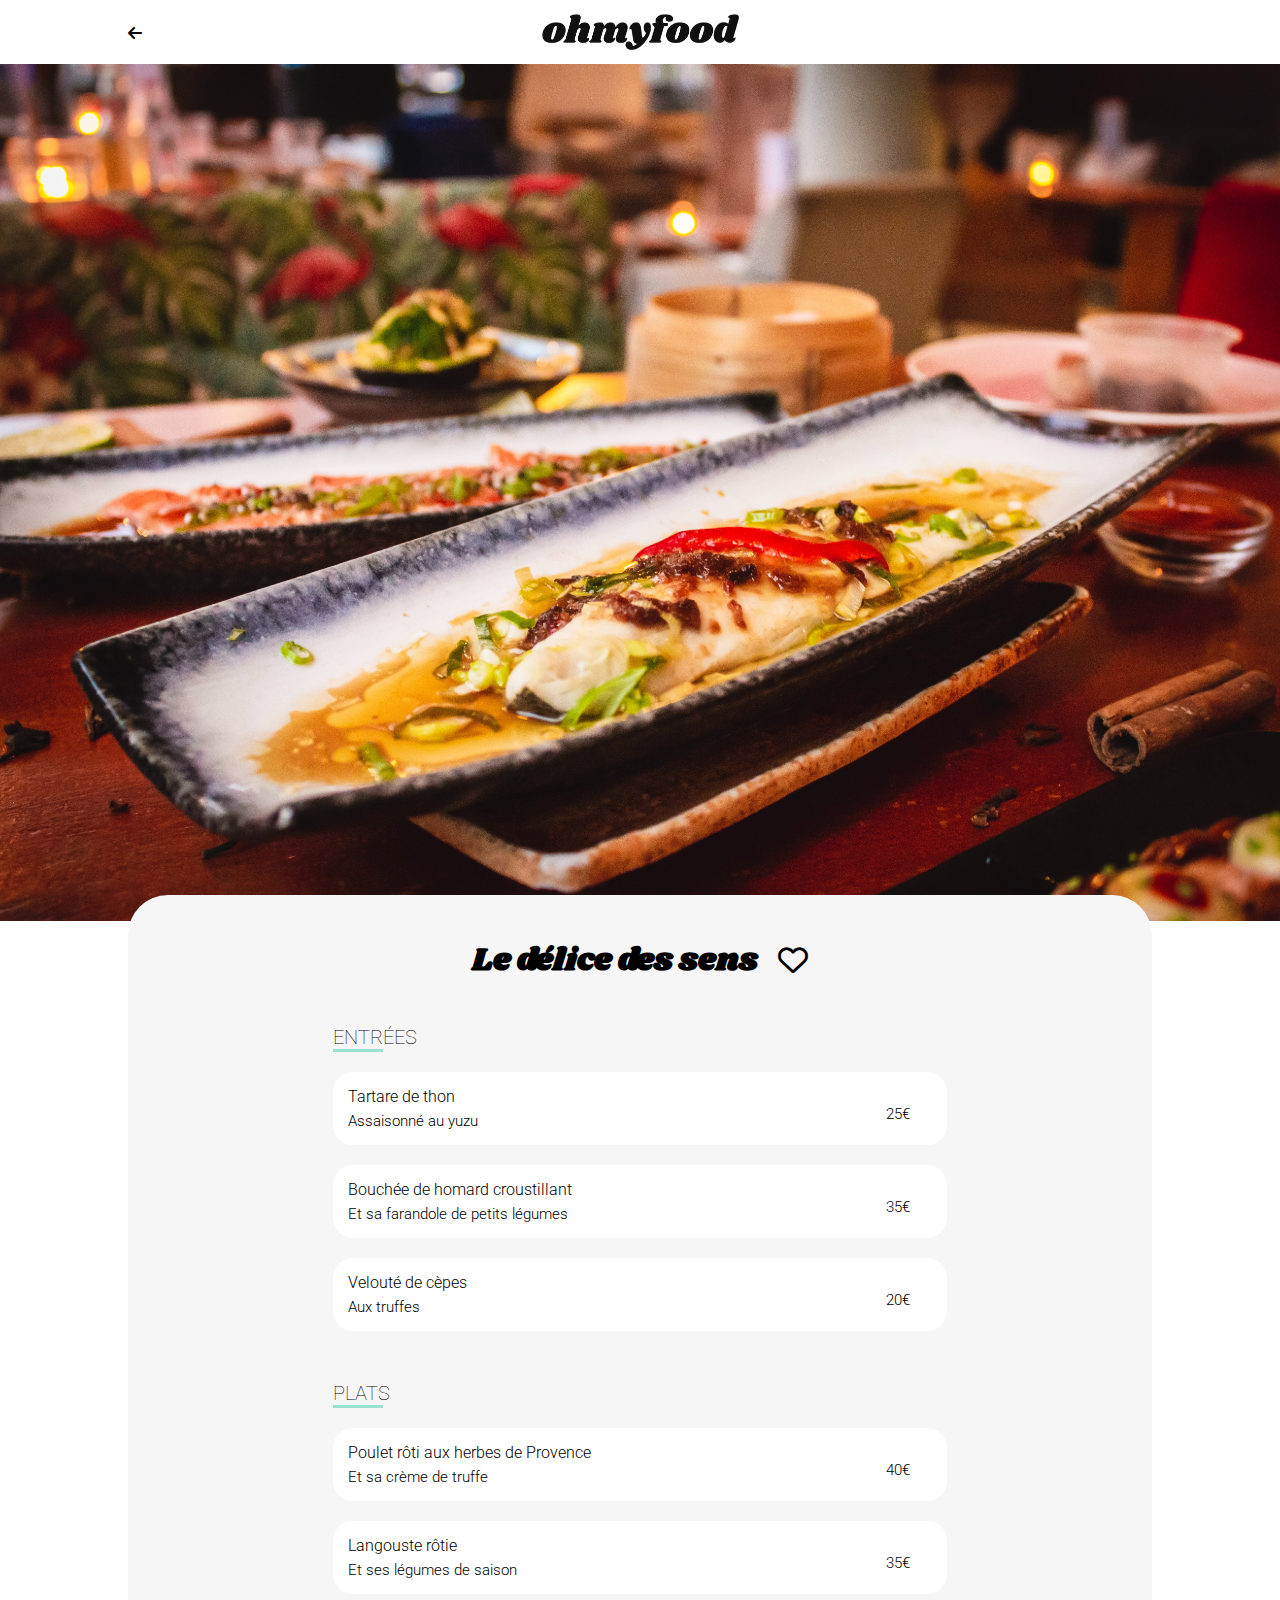
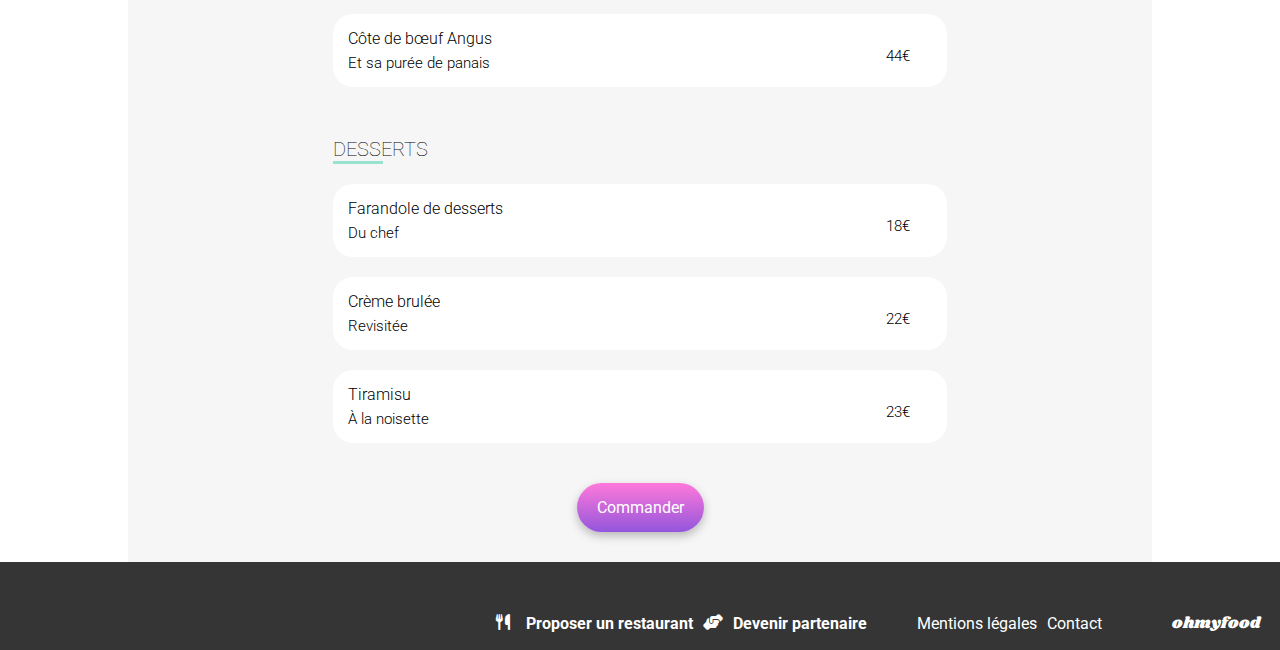
<file: menu4.html>
<!DOCTYPE html>
<html lang="en">
<head>
    <meta charset="UTF-8">
    <meta name="viewport" content="width=device-width, initial-scale=1.0">
    <title>Menu - Le délice des sens</title>
    <link rel="preconnect" href="https://fonts.googleapis.com">
    <link rel="preconnect" href="https://fonts.gstatic.com" crossorigin>
    <link href="https://fonts.googleapis.com/css2?family=Roboto:wght@400;500;700&family=Shrikhand&display=swap" rel="stylesheet">
    <link rel="stylesheet" href="https://cdnjs.cloudflare.com/ajax/libs/font-awesome/6.5.2/css/all.min.css"/>
    <link rel="stylesheet" href="./css/main.css">
    <link rel="stylesheet" href="./css/menu.css">
</head>
<body>
    <div class="main-container">
        <header class="header">
            <img class="header__logo" src="/images/logo/ohmyfood.png">
            <a href="index.html"><i class="header__button fa-solid fa-arrow-left"></i></a>
        </header>

        <main>
            <div>
                <img class="photo-bg" src="images/restaurants/louis-hansel-shotsoflouis-qNBGVyOCY8Q-unsplash.jpg" alt="Photo d'un plat dans une assiette">
            </div>

            <section class="menu">
                <div class="menu__title">
                    <h1 class="menu__title__principal">Le délice des sens</h1>
                    <i class="fa-regular fa-heart icon-favorite"></i>
                </div>
                <article class="menu-content">
                    <div class="plat">
                        <p class="menu-content__title">ENTR&Eacute;ES</p>
                        <article class="menu-content__card">
                            <div class="menu-content__card__text">
                                <p class="menu-content__card__text__title">Tartare de thon</p>
                                <p class="menu-content__card__text__subtitle">Assaisonné au yuzu</p>
                            </div>
                            <div class="price">
                                <p>25€</p>
                            </div> 
                            <div class="volet">
                                <i class="fa-solid fa-circle-check"></i>
                            </div>
                        </article>
                        <article class="menu-content__card">
                            <div class="menu-content__card__text">
                                <p class="menu-content__card__text__title">Bouchée de homard croustillant</p>
                                <p class="menu-content__card__text__subtitle">Et sa farandole de petits légumes</p>
                            </div>
                            <div class="price">
                                <p>35€</p>
                            </div> 
                            <div class="volet">
                                <i class="fa-solid fa-circle-check"></i>
                            </div>
                        </article>
                        <article class="menu-content__card">
                            <div class="menu-content__card__text">
                                <p class="menu-content__card__text__title">Velouté de cèpes</p>
                                <p class="menu-content__card__text__subtitle">Aux truffes</p>
                            </div>
                            <div class="price">
                                <p>20€</p>
                            </div> 
                            <div class="volet">
                                <i class="fa-solid fa-circle-check"></i>
                            </div>
                        </article>
                    </div>

                    <div class="plat">
                        <p class="menu-content__title">PLATS</p>
                        <article class="menu-content__card">
                            <div class="menu-content__card__text">
                                <p class="menu-content__card__text__title">Poulet rôti aux herbes de Provence</p>
                                <p class="menu-content__card__text__subtitle">Et sa crème de truffe</p>
                            </div>
                            <div class="price">
                                <p>40€</p>
                            </div> 
                            <div class="volet">
                                <i class="fa-solid fa-circle-check"></i>
                            </div>
                        </article>
                        <article class="menu-content__card">
                            <div class="menu-content__card__text">
                                <p class="menu-content__card__text__title">Langouste rôtie</p>
                                <p class="menu-content__card__text__subtitle">Et ses légumes de saison</p>
                            </div>
                            <div class="price">
                                <p>35€</p>
                            </div> 
                            <div class="volet">
                                <i class="fa-solid fa-circle-check"></i>
                            </div>
                        </article>
                        <article class="menu-content__card">
                            <div class="menu-content__card__text">
                                <p class="menu-content__card__text__title">Côte de bœuf Angus</p>
                                <p class="menu-content__card__text__subtitle">Et sa purée de panais</p>
                            </div>
                            <div class="price">
                                <p>44€</p>
                            </div> 
                            <div class="volet">
                                <i class="fa-solid fa-circle-check"></i>
                            </div>
                        </article>
                    </div>
                    
                    <div class="plat">
                        <p class="menu-content__title">DESSERTS</p>
                        <article class="menu-content__card">
                            <div class="menu-content__card__text">
                                <p class="menu-content__card__text__title">Farandole de desserts</p>
                                <p class="menu-content__card__text__subtitle">Du chef</p>
                            </div>
                            <div class="price">
                                <p>18€</p>
                            </div> 
                            <div class="volet">
                                <i class="fa-solid fa-circle-check"></i>
                            </div>
                        </article>
                        <article class="menu-content__card">
                            <div class="menu-content__card__text">
                                <p class="menu-content__card__text__title">Crème brulée</p>
                                <p class="menu-content__card__text__subtitle">Revisitée</p>
                            </div>
                            <div class="price">
                                <p>22€</p>
                            </div> 
                            <div class="volet">
                                <i class="fa-solid fa-circle-check"></i>
                            </div>
                        </article>
                        <article class="menu-content__card">
                            <div class="menu-content__card__text">
                                <p class="menu-content__card__text__title">Tiramisu</p>
                                <p class="menu-content__card__text__subtitle">À la noisette</p>
                            </div>
                            <div class="price">
                                <p>23€</p>
                            </div> 
                            <div class="volet">
                                <i class="fa-solid fa-circle-check"></i>
                            </div>
                        </article>
                    </div>
                    
                </article>
                <a href="" class="gradient-button">Commander</a>
            </section>
        </main>

        <footer class="footer">
            <nav class="footer__nav">
                <ul class="important footer__list">
                    <li class="footer__list__element"><i class="fa-solid fa-utensils footer__icon"></i>Proposer un restaurant</li>
                    <li class="footer__list__element"><i class="fa-solid fa-handshake-angle footer__icon"></i>Devenir partenaire</li>
                </ul>
                <ul class="footer__list">
                    <li class="footer__list__element">Mentions légales</li>
                    <li class="footer__list__element">Contact</li>
                </ul>
            </nav>
            <span class="footer__logo">ohmyfood</span>
        </footer>
    </div>

    
</body>
</html>
</file>
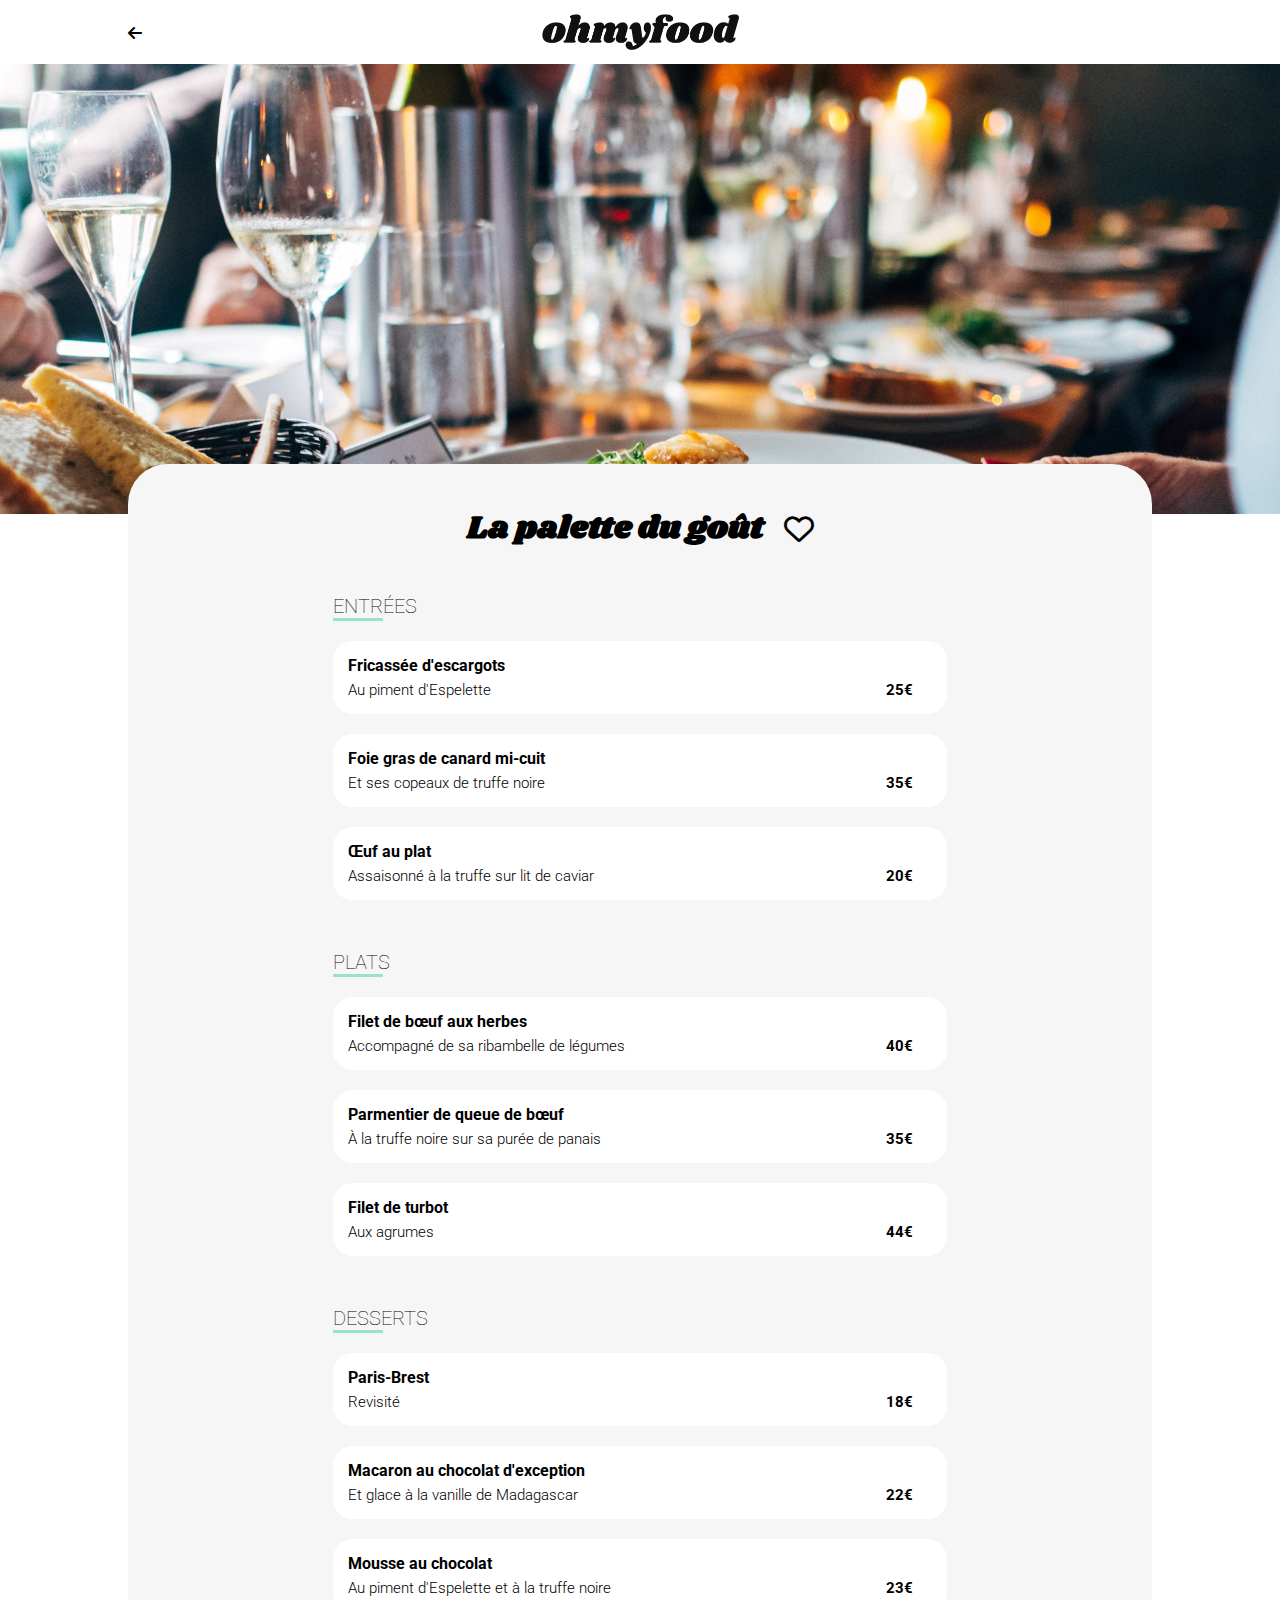
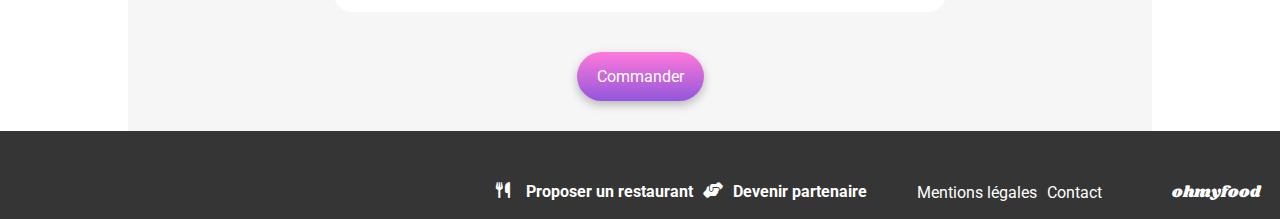
<file: html/menu1.html>
<!DOCTYPE html>
<html lang="fr">
<head>
    <meta charset="UTF-8">
    <meta name="viewport" content="width=device-width, initial-scale=1.0">
    <title>Menu - La palette du goût</title>
    <link rel="preconnect" href="https://fonts.googleapis.com">
    <link rel="preconnect" href="https://fonts.gstatic.com" crossorigin>
    <link href="https://fonts.googleapis.com/css2?family=Roboto:wght@300;400;500;700&family=Shrikhand&display=swap" rel="stylesheet">
    <link rel="stylesheet" href="https://cdnjs.cloudflare.com/ajax/libs/font-awesome/6.5.2/css/all.min.css"/>
    <link rel="stylesheet" href="../css/main.css">
    <link rel="stylesheet" href="../css/menu.css">
</head>
<body>
    <div class="main-container">
        <header class="header">
            <img class="header__logo" src="../images/logo/ohmyfood.png">
            <a href="../index.html"><i class="header__button fa-solid fa-arrow-left"></i></a>
        </header>

        <main>
            <div class="container-photo">
                <img class="photo-bg" src="../images/restaurants/jay-wennington-N_Y88TWmGwA-unsplash.jpg" alt="Photo d'un plat dans une assiette">
            </div>

            <section class="menu">
                <div class="menu__title">
                    <h1>La palette du goût</h1>
                    <i class="fa-regular fa-heart icon-favorite"></i>
                </div>
                <article class="menu-content ">
                    <div class="plat plat--entrees">
                        <p class="menu-content__title">ENTR&Eacute;ES</p>
                        <article class="menu-content__card">
                            <div class="menu-content__card__text">
                                <h3 class="important menu-content__card__text__title">Fricassée d'escargots</h3>
                                <p class="menu-content__card__text__subtitle">Au piment d'Espelette</p>
                            </div>
                            <div>
                                <p class="price">25€</p>
                            </div> 
                            <div class="volet">
                                <i class="fa-solid fa-circle-check"></i>
                            </div>
                        </article>
                        <article class="menu-content__card">
                            <div class="menu-content__card__text">
                                <h3 class="important menu-content__card__text__title">Foie gras de canard mi-cuit</h3>
                                <p class="menu-content__card__text__subtitle">Et ses copeaux de truffe noire</p>
                            </div>
                            <div>
                                <p class="price">35€</p>
                            </div> 
                            <div class="volet">
                                <i class="fa-solid fa-circle-check"></i>
                            </div>
                        </article>
                        <article class="menu-content__card">
                            <div class="menu-content__card__text">
                                <h3 class="important menu-content__card__text__title">Œuf au plat</h3>
                                <p class="menu-content__card__text__subtitle">Assaisonné à la truffe sur lit de caviar</p>
                            </div>
                            <div>
                                <p class="price">20€</p>
                            </div> 
                            <div class="volet">
                                <i class="fa-solid fa-circle-check"></i>
                            </div>
                        </article>
                    </div>

                    <div class="plat plat--plats">
                        <p class="menu-content__title">PLATS</p>
                        <article class="menu-content__card">
                            <div class="menu-content__card__text">
                                <h3 class="important menu-content__card__text__title">Filet de bœuf aux herbes</h3>
                                <p class="menu-content__card__text__subtitle">Accompagné de sa ribambelle de légumes</p>
                            </div>
                            <div>
                                <p class="price">40€</p>
                            </div> 
                            <div class="volet">
                                <i class="fa-solid fa-circle-check"></i>
                            </div>
                        </article>
                        <article class="menu-content__card">
                            <div class="menu-content__card__text">
                                <h3 class="important menu-content__card__text__title">Parmentier de queue de bœuf</h3>
                                <p class="menu-content__card__text__subtitle">À la truffe noire sur sa purée de panais</p>
                            </div>
                            <div>
                                <p class="price">35€</p>
                            </div> 
                            <div class="volet">
                                <i class="fa-solid fa-circle-check"></i>
                            </div>
                        </article>
                        <article class="menu-content__card">
                            <div class="menu-content__card__text">
                                <h3 class="important menu-content__card__text__title">Filet de turbot</h3>
                                <p class="menu-content__card__text__subtitle">Aux agrumes</p>
                            </div>
                            <div>
                                <p class="price">44€</p>
                            </div> 
                            <div class="volet">
                                <i class="fa-solid fa-circle-check"></i>
                            </div>
                        </article>
                    </div>
                    
                    <div class="plat plat--desserts">
                        <p class="menu-content__title">DESSERTS</p>
                        <article class="menu-content__card">
                            <div class="menu-content__card__text">
                                <h3 class="important menu-content__card__text__title">Paris-Brest</h3>
                                <p class="menu-content__card__text__subtitle">Revisité</p>
                            </div>
                            <div>
                                <p class="price">18€</p>
                            </div> 
                            <div class="volet">
                                <i class="fa-solid fa-circle-check"></i>
                            </div>
                        </article>
                        <article class="menu-content__card">
                            <div class="menu-content__card__text">
                                <h3 class="important menu-content__card__text__title">Macaron au chocolat d'exception</h3>
                                <p class="menu-content__card__text__subtitle">Et glace à la vanille de Madagascar</p>
                            </div>
                            <div>
                                <p class="price">22€</p>
                            </div> 
                            <div class="volet">
                                <i class="fa-solid fa-circle-check"></i>
                            </div>
                        </article>
                        <article class="menu-content__card">
                            <div class="menu-content__card__text">
                                <h3 class="important menu-content__card__text__title">Mousse au chocolat</h3>
                                <p class="menu-content__card__text__subtitle">Au piment d'Espelette et à la truffe noire</p>
                            </div>
                            <div>
                                <p class="price">23€</p>
                            </div> 
                            <div class="volet">
                                <i class="fa-solid fa-circle-check"></i>
                            </div>
                        </article>
                    </div>
                    
                </article>
                <a href="" class="gradient-button">Commander</a>
            </section>
        </main>

        <footer class="footer">
            <nav class="footer__nav">
                <ul class="important footer__list">
                    <li class="footer__list__element"><i class="fa-solid fa-utensils footer__icon"></i>Proposer un restaurant</li>
                    <li class="footer__list__element"><i class="fa-solid fa-handshake-angle footer__icon"></i>Devenir partenaire</li>
                </ul>
                <ul class="footer__list">
                    <li class="footer__list__element">Mentions légales</li>
                    <li class="footer__list__element">Contact</li>
                </ul>
            </nav>
            <span class="footer__logo">ohmyfood</span>
        </footer>
    </div>

    
</body>
</html>
</file>
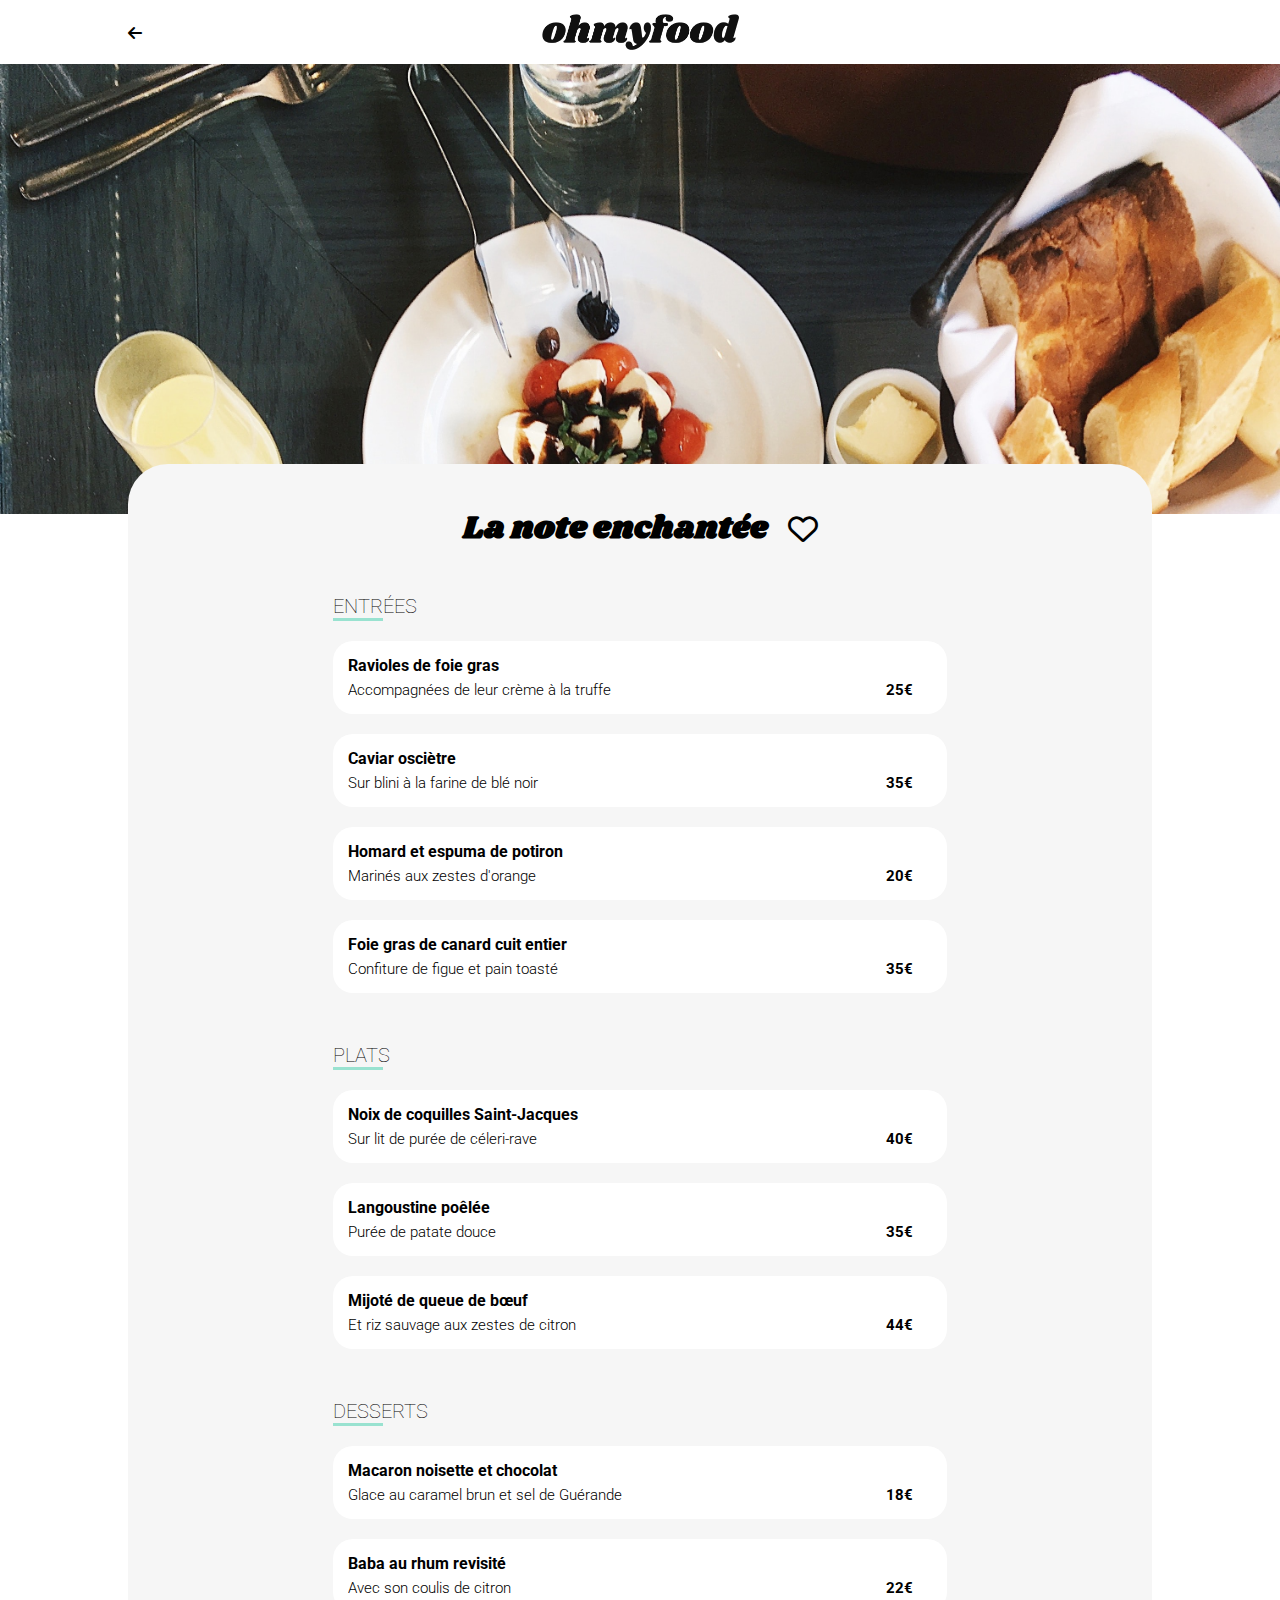
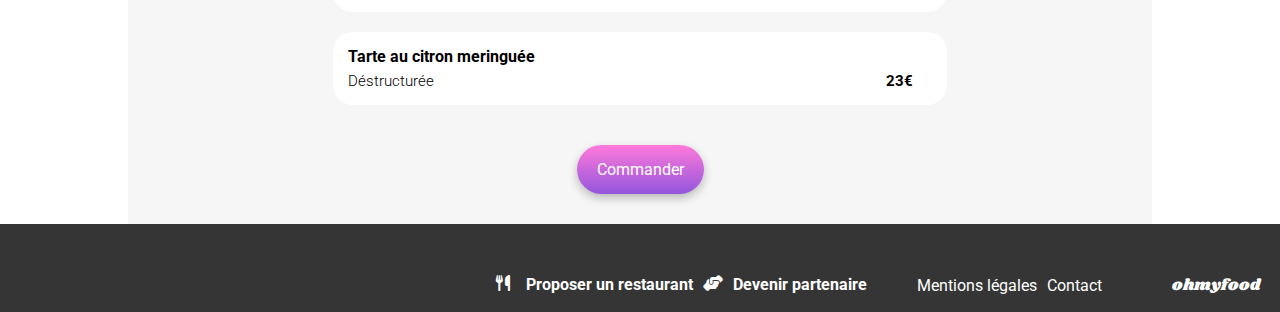
<file: html/menu2.html>
<!DOCTYPE html>
<html lang="fr">
<head>
    <meta charset="UTF-8">
    <meta name="viewport" content="width=device-width, initial-scale=1.0">
    <title>Menu - La note enchantée</title>
    <link rel="preconnect" href="https://fonts.googleapis.com">
    <link rel="preconnect" href="https://fonts.gstatic.com" crossorigin>
    <link href="https://fonts.googleapis.com/css2?family=Roboto:wght@300;400;500;700&family=Shrikhand&display=swap" rel="stylesheet">
    <link rel="stylesheet" href="https://cdnjs.cloudflare.com/ajax/libs/font-awesome/6.5.2/css/all.min.css"/>
    <link rel="stylesheet" href="../css/main.css">
    <link rel="stylesheet" href="../css/menu.css">
</head>
<body>
    <div class="main-container">
        <header class="header">
            <img class="header__logo" src="../images/logo/ohmyfood.png">
            <a href="../index.html"><i class="header__button fa-solid fa-arrow-left"></i></a>
        </header>

        <main>
            <div class="container-photo">
                <img class="photo-bg" src="../images/restaurants/stil-u2Lp8tXIcjw-unsplash.jpg" alt="Photo d'un plat dans une assiette">
            </div>

            <section class="menu">
                <div class="menu__title">
                    <h1>La note enchantée</h1>
                    <i class="fa-regular fa-heart icon-favorite"></i>
                </div>
                <article class="menu-content">
                    <div class="plat plat--entrees">
                        <p class="menu-content__title">ENTR&Eacute;ES</p>
                        <article class="menu-content__card">
                            <div class="menu-content__card__text">
                                <h3 class="important menu-content__card__text__title">Ravioles de foie gras</h3>
                                <p class="menu-content__card__text__subtitle">Accompagnées de leur crème à la truffe</p>
                            </div>
                            <div>
                                <p class="price">25€</p>
                            </div> 
                            <div class="volet">
                                <i class="fa-solid fa-circle-check"></i>
                            </div>
                        </article>
                        <article class="menu-content__card">
                            <div class="menu-content__card__text">
                                <h3 class="important menu-content__card__text__title">Caviar osciètre</h3>
                                <p class="menu-content__card__text__subtitle">Sur blini à la farine de blé noir</p>
                            </div>
                            <div>
                                <p class="price">35€</p>
                            </div> 
                            <div class="volet">
                                <i class="fa-solid fa-circle-check"></i>
                            </div>
                        </article>
                        <article class="menu-content__card">
                            <div class="menu-content__card__text">
                                <h3 class="important menu-content__card__text__title">Homard et espuma de potiron</h3>
                                <p class="menu-content__card__text__subtitle">Marinés aux zestes d'orange</p>
                            </div>
                            <div>
                                <p class="price">20€</p>
                            </div> 
                            <div class="volet">
                                <i class="fa-solid fa-circle-check"></i>
                            </div>
                        </article><article class="menu-content__card">
                            <div class="menu-content__card__text">
                                <h3 class="important menu-content__card__text__title">Foie gras de canard cuit entier</h3>
                                <p class="menu-content__card__text__subtitle">Confiture de figue et pain toasté</p>
                            </div>
                            <div>
                                <p class="price">35€</p>
                            </div> 
                            <div class="volet">
                                <i class="fa-solid fa-circle-check"></i>
                            </div>
                        </article>
                    </div>

                    <div class="plat plat--plats">
                        <p class="menu-content__title">PLATS</p>
                        <article class="menu-content__card">
                            <div class="menu-content__card__text">
                                <h3 class="important menu-content__card__text__title">Noix de coquilles Saint-Jacques</h3>
                                <p class="menu-content__card__text__subtitle">Sur lit de purée de céleri-rave</p>
                            </div>
                            <div>
                                <p class="price">40€</p>
                            </div> 
                            <div class="volet">
                                <i class="fa-solid fa-circle-check"></i>
                            </div>
                        </article>
                        <article class="menu-content__card">
                            <div class="menu-content__card__text">
                                <h3 class="important menu-content__card__text__title">Langoustine poêlée</h3>
                                <p class="menu-content__card__text__subtitle">Purée de patate douce</p>
                            </div>
                            <div>
                                <p class="price">35€</p>
                            </div> 
                            <div class="volet">
                                <i class="fa-solid fa-circle-check"></i>
                            </div>
                        </article>
                        <article class="menu-content__card">
                            <div class="menu-content__card__text">
                                <h3 class="important menu-content__card__text__title">Mijoté de queue de bœuf</h3>
                                <p class="menu-content__card__text__subtitle">Et riz sauvage aux zestes de citron</p>
                            </div>
                            <div>
                                <p class="price">44€</p>
                            </div> 
                            <div class="volet">
                                <i class="fa-solid fa-circle-check"></i>
                            </div>
                        </article>
                    </div>
                    
                    <div class="plat plat--desserts">
                        <p class="menu-content__title">DESSERTS</p>
                        <article class="menu-content__card">
                            <div class="menu-content__card__text">
                                <h3 class="important menu-content__card__text__title">Macaron noisette et chocolat</h3>
                                <p class="menu-content__card__text__subtitle">Glace au caramel brun et sel de Guérande</p>
                            </div>
                            <div>
                                <p class="price">18€</p>
                            </div> 
                            <div class="volet">
                                <i class="fa-solid fa-circle-check"></i>
                            </div>
                        </article>
                        <article class="menu-content__card">
                            <div class="menu-content__card__text">
                                <h3 class="important menu-content__card__text__title">Baba au rhum revisité</h3>
                                <p class="menu-content__card__text__subtitle">Avec son coulis de citron</p>
                            </div>
                            <div>
                                <p class="price">22€</p>
                            </div> 
                            <div class="volet">
                                <i class="fa-solid fa-circle-check"></i>
                            </div>
                        </article>
                        <article class="menu-content__card">
                            <div class="menu-content__card__text">
                                <h3 class="important menu-content__card__text__title">Tarte au citron meringuée</h3>
                                <p class="menu-content__card__text__subtitle">Déstructurée</p>
                            </div>
                            <div>
                                <p class="price">23€</p>
                            </div> 
                            <div class="volet">
                                <i class="fa-solid fa-circle-check"></i>
                            </div>
                        </article>
                    </div>
                    
                </article>
                <a href="" class="gradient-button">Commander</a>
            </section>
        </main>

        <footer class="footer">
            <nav class="footer__nav">
                <ul class="important footer__list">
                    <li class="footer__list__element"><i class="fa-solid fa-utensils footer__icon"></i>Proposer un restaurant</li>
                    <li class="footer__list__element"><i class="fa-solid fa-handshake-angle footer__icon"></i>Devenir partenaire</li>
                </ul>
                <ul class="footer__list">
                    <li class="footer__list__element">Mentions légales</li>
                    <li class="footer__list__element">Contact</li>
                </ul>
            </nav>
            <span class="footer__logo">ohmyfood</span>
        </footer>
    </div>

    
</body>
</html>
</file>
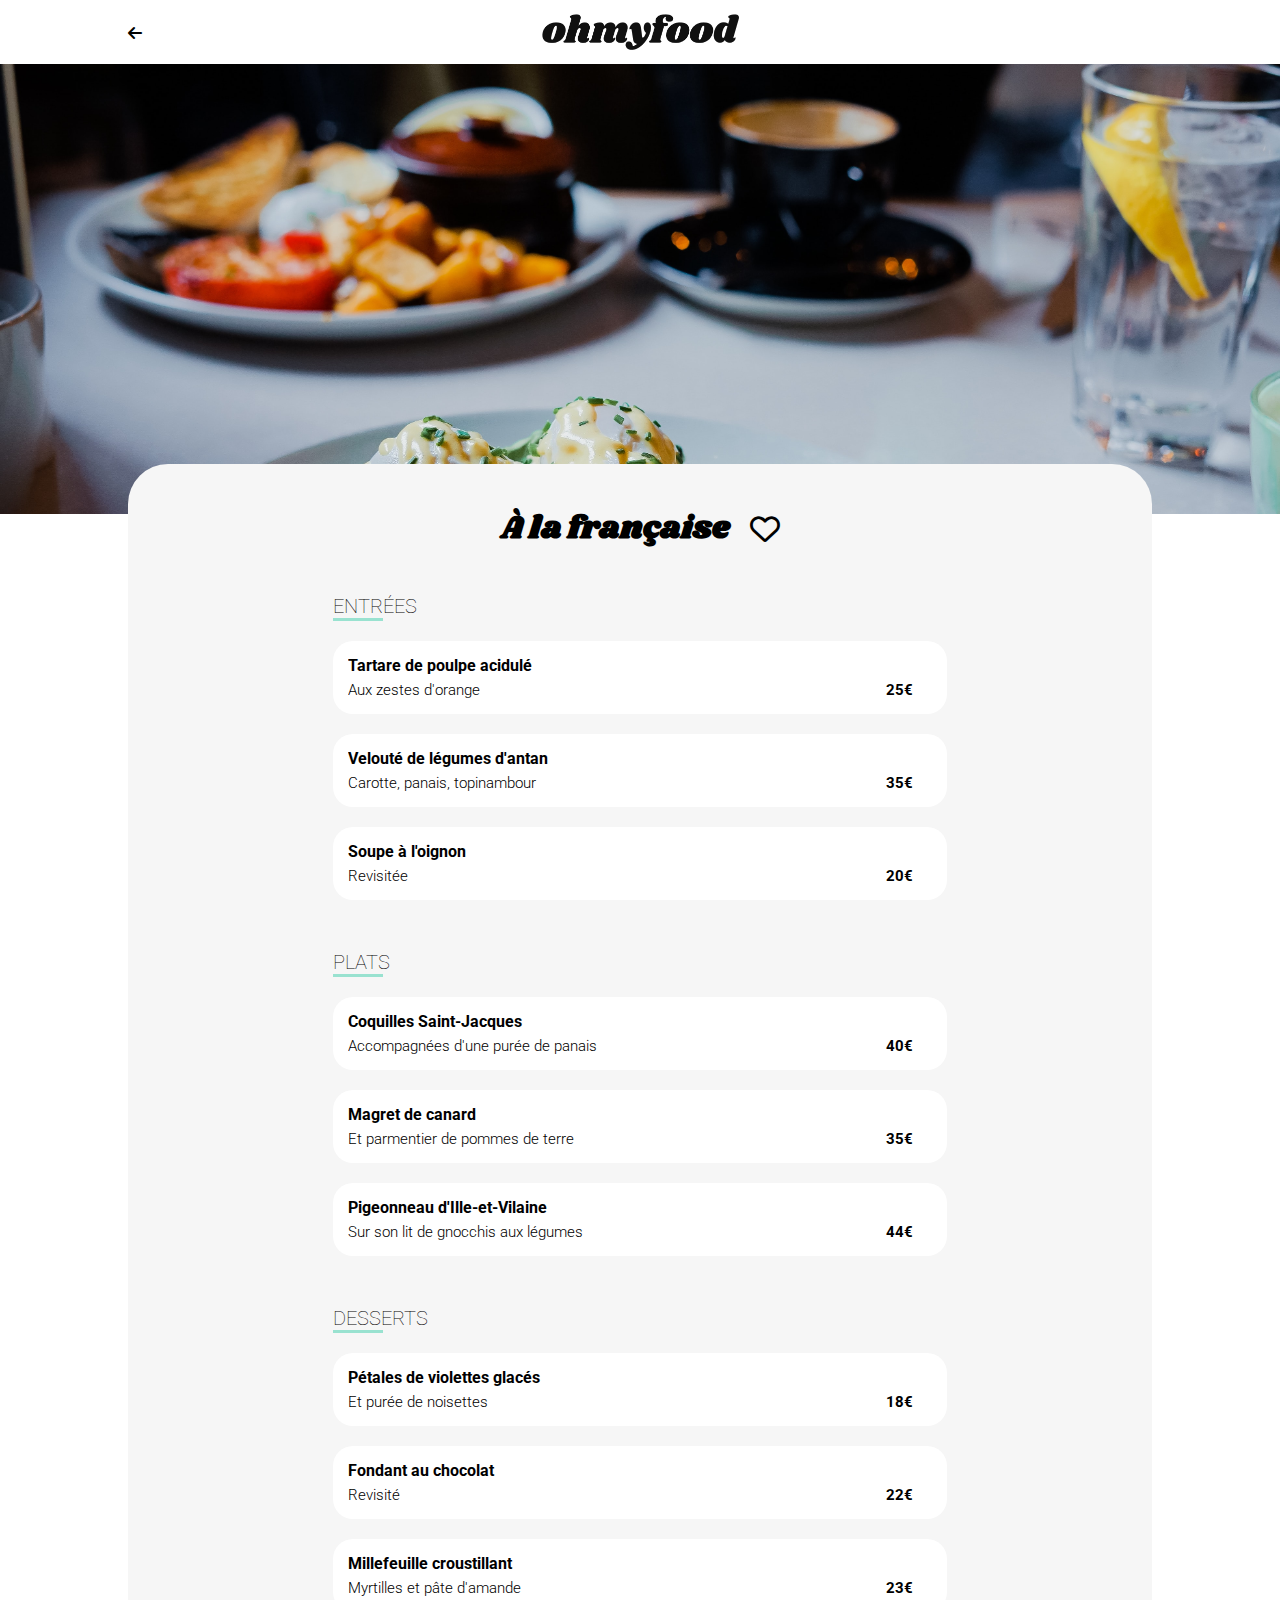
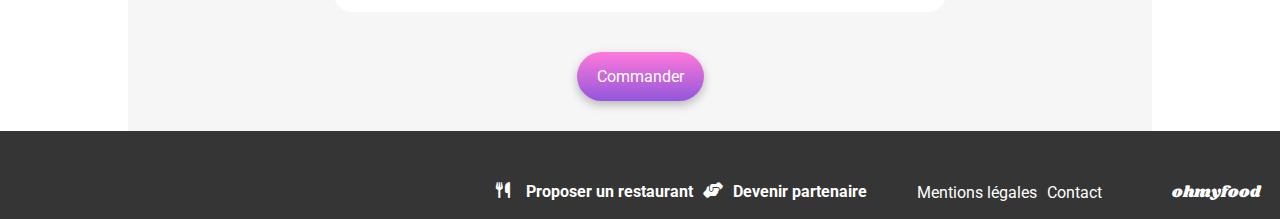
<file: html/menu3.html>
<!DOCTYPE html>
<html lang="fr">
<head>
    <meta charset="UTF-8">
    <meta name="viewport" content="width=device-width, initial-scale=1.0">
    <title>Menu - A la française</title>
    <link rel="preconnect" href="https://fonts.googleapis.com">
    <link rel="preconnect" href="https://fonts.gstatic.com" crossorigin>
    <link href="https://fonts.googleapis.com/css2?family=Roboto:wght@300;400;500;700&family=Shrikhand&display=swap" rel="stylesheet">
    <link rel="stylesheet" href="https://cdnjs.cloudflare.com/ajax/libs/font-awesome/6.5.2/css/all.min.css"/>
    <link rel="stylesheet" href="../css/main.css">
    <link rel="stylesheet" href="../css/menu.css">
</head>
<body>
    <div class="main-container">
        <header class="header">
            <img class="header__logo" src="../images/logo/ohmyfood.png">
            <a href="../index.html"><i class="header__button fa-solid fa-arrow-left"></i></a>
        </header>

        <main>
            <div class="container-photo">
                <img class="photo-bg" src="../images/restaurants/toa-heftiba-DQKerTsQwi0-unsplash.jpg" alt="Photo d'un plat dans une assiette">
            </div>

            <section class="menu">
                <div class="menu__title">
                    <h1>&Agrave; la française</h1>
                    <i class="fa-regular fa-heart icon-favorite"></i>
                </div>
                <article class="menu-content">
                    <div class="plat plat--entrees">
                        <p class="menu-content__title">ENTR&Eacute;ES</p>
                        <article class="menu-content__card">
                            <div class="menu-content__card__text">
                                <h3 class="important menu-content__card__text__title">Tartare de poulpe acidulé</h3>
                                <p class="menu-content__card__text__subtitle">Aux zestes d'orange</p>
                            </div>
                            <div>
                                <p class="price">25€</p>
                            </div> 
                            <div class="volet">
                                <i class="fa-solid fa-circle-check"></i>
                            </div>
                        </article>
                        <article class="menu-content__card">
                            <div class="menu-content__card__text">
                                <h3 class="important menu-content__card__text__title">Velouté de légumes d'antan</h3>
                                <p class="menu-content__card__text__subtitle">Carotte, panais, topinambour</p>
                            </div>
                            <div>
                                <p class="price">35€</p>
                            </div> 
                            <div class="volet">
                                <i class="fa-solid fa-circle-check"></i>
                            </div>
                        </article>
                        <article class="menu-content__card">
                            <div class="menu-content__card__text">
                                <h3 class="important menu-content__card__text__title">Soupe à l'oignon</h3>
                                <p class="menu-content__card__text__subtitle">Revisitée</p>
                            </div>
                            <div>
                                <p class="price">20€</p>
                            </div> 
                            <div class="volet">
                                <i class="fa-solid fa-circle-check"></i>
                            </div>
                        </article>
                    </div>

                    <div class="plat plat--plats">
                        <p class="menu-content__title">PLATS</p>
                        <article class="menu-content__card">
                            <div class="menu-content__card__text">
                                <h3 class="important menu-content__card__text__title">Coquilles Saint-Jacques</h3>
                                <p class="menu-content__card__text__subtitle">Accompagnées d'une purée de panais</p>
                            </div>
                            <div>
                                <p class="price">40€</p>
                            </div> 
                            <div class="volet">
                                <i class="fa-solid fa-circle-check"></i>
                            </div>
                        </article>
                        <article class="menu-content__card">
                            <div class="menu-content__card__text">
                                <h3 class="important menu-content__card__text__title">Magret de canard</h3>
                                <p class="menu-content__card__text__subtitle">Et parmentier de pommes de terre</p>
                            </div>
                            <div>
                                <p class="price">35€</p>
                            </div> 
                            <div class="volet">
                                <i class="fa-solid fa-circle-check"></i>
                            </div>
                        </article>
                        <article class="menu-content__card">
                            <div class="menu-content__card__text">
                                <h3 class="important menu-content__card__text__title">Pigeonneau d'Ille-et-Vilaine</h3>
                                <p class="menu-content__card__text__subtitle">Sur son lit de gnocchis aux légumes</p>
                            </div>
                            <div>
                                <p class="price">44€</p>
                            </div> 
                            <div class="volet">
                                <i class="fa-solid fa-circle-check"></i>
                            </div>
                        </article>
                    </div>
                    
                    <div class="plat plat--desserts">
                        <p class="menu-content__title">DESSERTS</p>
                        <article class="menu-content__card">
                            <div class="menu-content__card__text">
                                <h3 class="important menu-content__card__text__title">Pétales de violettes glacés</h3>
                                <p class="menu-content__card__text__subtitle">Et purée de noisettes</p>
                            </div>
                            <div>
                                <p class="price">18€</p>
                            </div> 
                            <div class="volet">
                                <i class="fa-solid fa-circle-check"></i>
                            </div>
                        </article>
                        <article class="menu-content__card">
                            <div class="menu-content__card__text">
                                <h3 class="important menu-content__card__text__title">Fondant au chocolat</h3>
                                <p class="menu-content__card__text__subtitle">Revisité</p>
                            </div>
                            <div>
                                <p class="price">22€</p>
                            </div> 
                            <div class="volet">
                                <i class="fa-solid fa-circle-check"></i>
                            </div>
                        </article>
                        <article class="menu-content__card">
                            <div class="menu-content__card__text">
                                <h3 class="important menu-content__card__text__title">Millefeuille croustillant</h3>
                                <p class="menu-content__card__text__subtitle">Myrtilles et pâte d'amande</p>
                            </div>
                            <div>
                                <p class="price">23€</p>
                            </div> 
                            <div class="volet">
                                <i class="fa-solid fa-circle-check"></i>
                            </div>
                        </article>
                    </div>
                    
                </article>
                <a href="" class="gradient-button">Commander</a>
            </section>
        </main>

        <footer class="footer">
            <nav class="footer__nav">
                <ul class="important footer__list">
                    <li class="footer__list__element"><i class="fa-solid fa-utensils footer__icon"></i>Proposer un restaurant</li>
                    <li class="footer__list__element"><i class="fa-solid fa-handshake-angle footer__icon"></i>Devenir partenaire</li>
                </ul>
                <ul class="footer__list">
                    <li class="footer__list__element">Mentions légales</li>
                    <li class="footer__list__element">Contact</li>
                </ul>
            </nav>
            <span class="footer__logo">ohmyfood</span>
        </footer>
    </div>

    
</body>
</html>
</file>
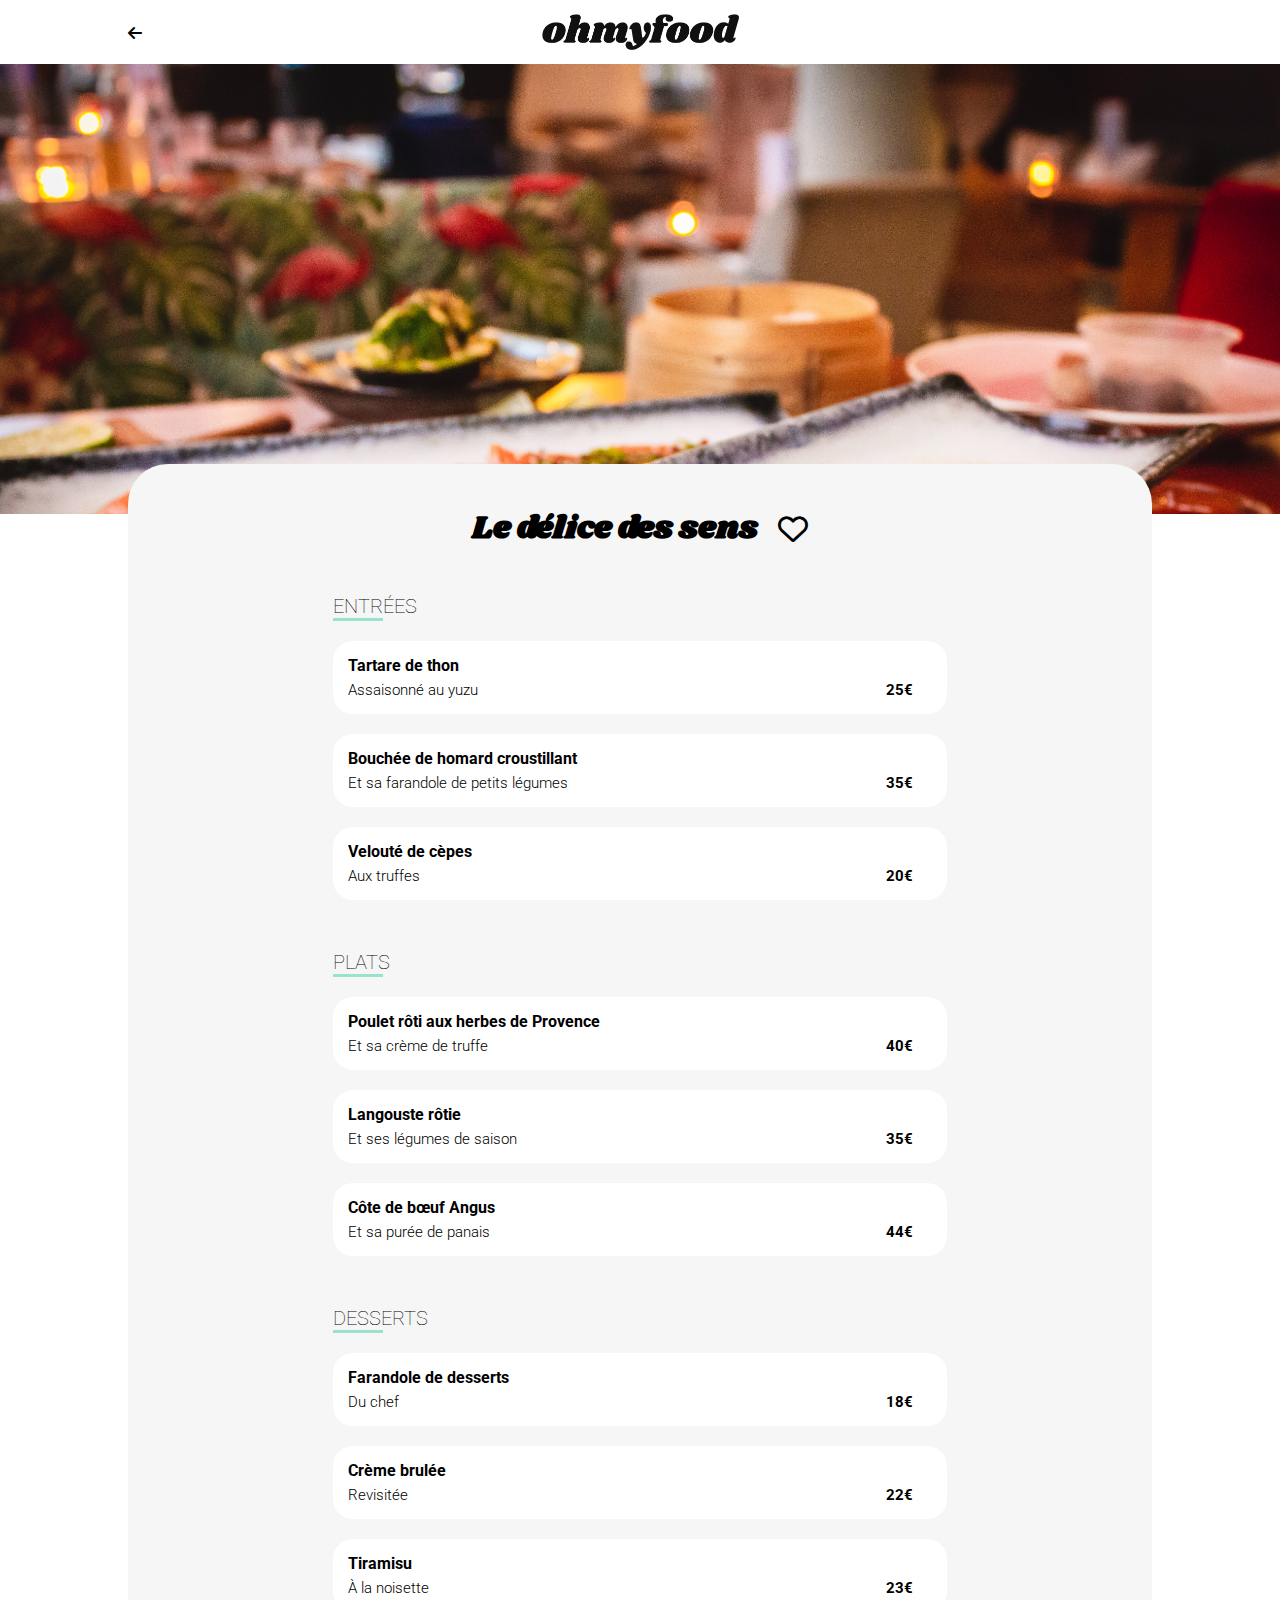
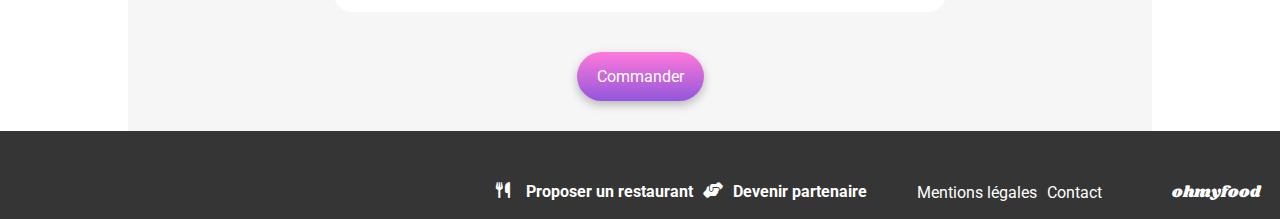
<file: html/menu4.html>
<!DOCTYPE html>
<html lang="fr">
<head>
    <meta charset="UTF-8">
    <meta name="viewport" content="width=device-width, initial-scale=1.0">
    <title>Menu - Le délice des sens</title>
    <link rel="preconnect" href="https://fonts.googleapis.com">
    <link rel="preconnect" href="https://fonts.gstatic.com" crossorigin>
    <link href="https://fonts.googleapis.com/css2?family=Roboto:wght@300;400;500;700&family=Shrikhand&display=swap" rel="stylesheet">
    <link rel="stylesheet" href="https://cdnjs.cloudflare.com/ajax/libs/font-awesome/6.5.2/css/all.min.css"/>
    <link rel="stylesheet" href="../css/main.css">
    <link rel="stylesheet" href="../css/menu.css">
</head>
<body>
    <div class="main-container">
        <header class="header">
            <img class="header__logo" src="../images/logo/ohmyfood.png">
            <a href="../index.html"><i class="header__button fa-solid fa-arrow-left"></i></a>
        </header>

        <main>
            <div class="container-photo">
                <img class="photo-bg" src="../images/restaurants/louis-hansel-shotsoflouis-qNBGVyOCY8Q-unsplash.jpg" alt="Photo d'un plat dans une assiette">
            </div>

            <section class="menu">
                <div class="menu__title">
                    <h1>Le délice des sens</h1>
                    <i class="fa-regular fa-heart icon-favorite"></i>
                </div>
                <article class="menu-content">
                    <div class="plat plat--entrees">
                        <p class="menu-content__title">ENTR&Eacute;ES</p>
                        <article class="menu-content__card">
                            <div class="menu-content__card__text">
                                <h3 class="important menu-content__card__text__title">Tartare de thon</h3>
                                <p class="menu-content__card__text__subtitle">Assaisonné au yuzu</p>
                            </div>
                            <div>
                                <p class="price">25€</p>
                            </div> 
                            <div class="volet">
                                <i class="fa-solid fa-circle-check"></i>
                            </div>
                        </article>
                        <article class="menu-content__card">
                            <div class="menu-content__card__text">
                                <h3 class="important menu-content__card__text__title">Bouchée de homard croustillant</h3>
                                <p class="menu-content__card__text__subtitle">Et sa farandole de petits légumes</p>
                            </div>
                            <div>
                                <p class="price">35€</p>
                            </div> 
                            <div class="volet">
                                <i class="fa-solid fa-circle-check"></i>
                            </div>
                        </article>
                        <article class="menu-content__card">
                            <div class="menu-content__card__text">
                                <h3 class="important menu-content__card__text__title">Velouté de cèpes</h3>
                                <p class="menu-content__card__text__subtitle">Aux truffes</p>
                            </div>
                            <div>
                                <p class="price">20€</p>
                            </div> 
                            <div class="volet">
                                <i class="fa-solid fa-circle-check"></i>
                            </div>
                        </article>
                    </div>

                    <div class="plat plat--plats">
                        <p class="menu-content__title">PLATS</p>
                        <article class="menu-content__card">
                            <div class="menu-content__card__text">
                                <h3 class="important menu-content__card__text__title">Poulet rôti aux herbes de Provence</h3>
                                <p class="menu-content__card__text__subtitle">Et sa crème de truffe</p>
                            </div>
                            <div>
                                <p class="price">40€</p>
                            </div> 
                            <div class="volet">
                                <i class="fa-solid fa-circle-check"></i>
                            </div>
                        </article>
                        <article class="menu-content__card">
                            <div class="menu-content__card__text">
                                <h3 class="important menu-content__card__text__title">Langouste rôtie</h3>
                                <p class="menu-content__card__text__subtitle">Et ses légumes de saison</p>
                            </div>
                            <div>
                                <p class="price">35€</p>
                            </div> 
                            <div class="volet">
                                <i class="fa-solid fa-circle-check"></i>
                            </div>
                        </article>
                        <article class="menu-content__card">
                            <div class="menu-content__card__text">
                                <h3 class="important menu-content__card__text__title">Côte de bœuf Angus</h3>
                                <p class="menu-content__card__text__subtitle">Et sa purée de panais</p>
                            </div>
                            <div>
                                <p class="price">44€</p>
                            </div> 
                            <div class="volet">
                                <i class="fa-solid fa-circle-check"></i>
                            </div>
                        </article>
                    </div>
                    
                    <div class="plat plat--desserts">
                        <p class="menu-content__title">DESSERTS</p>
                        <article class="menu-content__card">
                            <div class="menu-content__card__text">
                                <h3 class="important menu-content__card__text__title">Farandole de desserts</h3>
                                <p class="menu-content__card__text__subtitle">Du chef</p>
                            </div>
                            <div>
                                <p class="price">18€</p>
                            </div> 
                            <div class="volet">
                                <i class="fa-solid fa-circle-check"></i>
                            </div>
                        </article>
                        <article class="menu-content__card">
                            <div class="menu-content__card__text">
                                <h3 class="important menu-content__card__text__title">Crème brulée</h3>
                                <p class="menu-content__card__text__subtitle">Revisitée</p>
                            </div>
                            <div>
                                <p class="price">22€</p>
                            </div> 
                            <div class="volet">
                                <i class="fa-solid fa-circle-check"></i>
                            </div>
                        </article>
                        <article class="menu-content__card">
                            <div class="menu-content__card__text">
                                <h3 class="important menu-content__card__text__title">Tiramisu</h3>
                                <p class="menu-content__card__text__subtitle">À la noisette</p>
                            </div>
                            <div>
                                <p class="price">23€</p>
                            </div> 
                            <div class="volet">
                                <i class="fa-solid fa-circle-check"></i>
                            </div>
                        </article>
                    </div>
                    
                </article>
                <a href="" class="gradient-button">Commander</a>
            </section>
        </main>

        <footer class="footer">
            <nav class="footer__nav">
                <ul class="important footer__list">
                    <li class="footer__list__element"><i class="fa-solid fa-utensils footer__icon"></i>Proposer un restaurant</li>
                    <li class="footer__list__element"><i class="fa-solid fa-handshake-angle footer__icon"></i>Devenir partenaire</li>
                </ul>
                <ul class="footer__list">
                    <li class="footer__list__element">Mentions légales</li>
                    <li class="footer__list__element">Contact</li>
                </ul>
            </nav>
            <span class="footer__logo">ohmyfood</span>
        </footer>
    </div>

    
</body>
</html>
</file>
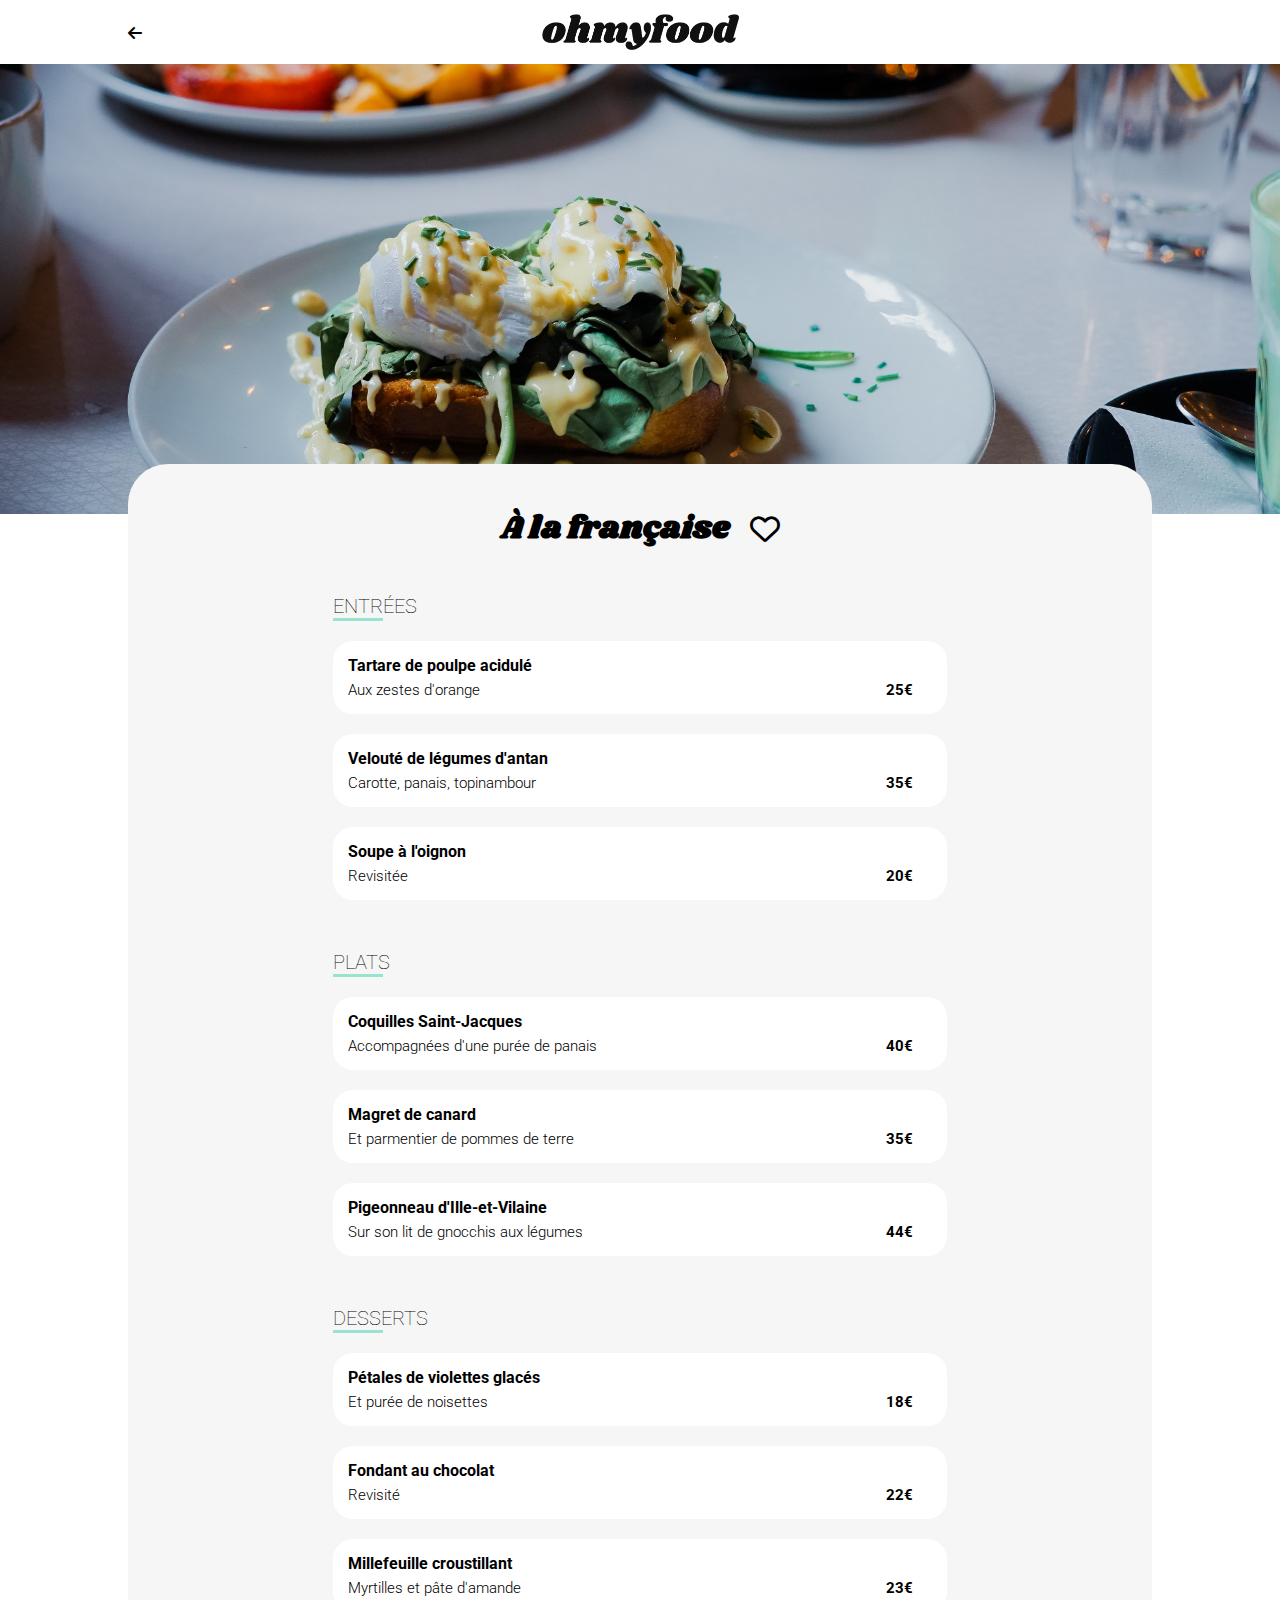
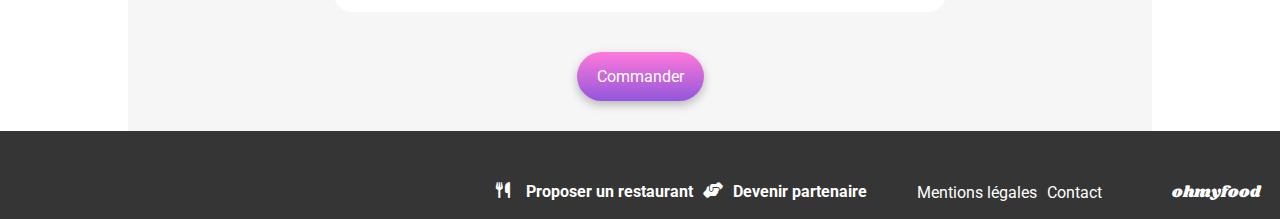
<file: menus/a-la-francaise.html>
<!DOCTYPE html>
<html lang="fr">
<head>
    <meta charset="UTF-8">
    <meta name="viewport" content="width=device-width, initial-scale=1.0">
    <title>Menu - A la française</title>
    <link rel="preconnect" href="https://fonts.googleapis.com">
    <link rel="preconnect" href="https://fonts.gstatic.com" crossorigin>
    <link href="https://fonts.googleapis.com/css2?family=Roboto:wght@300;400;500;700&family=Shrikhand&display=swap" rel="stylesheet">
    <link rel="stylesheet" href="https://cdnjs.cloudflare.com/ajax/libs/font-awesome/6.5.2/css/all.min.css">
    <link rel="stylesheet" href="../css/main.css">
    <link rel="stylesheet" href="../css/menu.css">
</head>
<body>
    <div class="main-container">
        <header class="header">
            <img class="header__logo" src="../images/logo/ohmyfood.png" alt="logo de OhMyFood">
            <a href="../index.html"><i class="header__button fa-solid fa-arrow-left"></i></a>
        </header>

        <main>
            <div class="container-photo">
                <img class="photo-bg photo-a-la-francaise" src="../images/restaurants/toa-heftiba-DQKerTsQwi0-unsplash.jpg" alt="Photo d'un plat dans une assiette">
            </div>

            <section class="menu">
                <div class="menu__title">
                    <h1>&Agrave; la française</h1>
                    <i class="fa-regular fa-heart icon-favorite"></i>
                </div>
                <article class="menu-content">
                    <div class="plat plat--entrees">
                        <p class="menu-content__title">ENTR&Eacute;ES</p>
                        <article class="menu-content__card">
                            <div class="menu-content__card__text">
                                <h3 class="important menu-content__card__text__title">Tartare de poulpe acidulé</h3>
                                <p class="menu-content__card__text__subtitle">Aux zestes d'orange</p>
                            </div>
                            <div>
                                <p class="price">25€</p>
                            </div> 
                            <div class="volet">
                                <i class="fa-solid fa-circle-check"></i>
                            </div>
                        </article>
                        <article class="menu-content__card">
                            <div class="menu-content__card__text">
                                <h3 class="important menu-content__card__text__title">Velouté de légumes d'antan</h3>
                                <p class="menu-content__card__text__subtitle">Carotte, panais, topinambour</p>
                            </div>
                            <div>
                                <p class="price">35€</p>
                            </div> 
                            <div class="volet">
                                <i class="fa-solid fa-circle-check"></i>
                            </div>
                        </article>
                        <article class="menu-content__card">
                            <div class="menu-content__card__text">
                                <h3 class="important menu-content__card__text__title">Soupe à l'oignon</h3>
                                <p class="menu-content__card__text__subtitle">Revisitée</p>
                            </div>
                            <div>
                                <p class="price">20€</p>
                            </div> 
                            <div class="volet">
                                <i class="fa-solid fa-circle-check"></i>
                            </div>
                        </article>
                    </div>

                    <div class="plat plat--plats">
                        <p class="menu-content__title">PLATS</p>
                        <article class="menu-content__card">
                            <div class="menu-content__card__text">
                                <h3 class="important menu-content__card__text__title">Coquilles Saint-Jacques</h3>
                                <p class="menu-content__card__text__subtitle">Accompagnées d'une purée de panais</p>
                            </div>
                            <div>
                                <p class="price">40€</p>
                            </div> 
                            <div class="volet">
                                <i class="fa-solid fa-circle-check"></i>
                            </div>
                        </article>
                        <article class="menu-content__card">
                            <div class="menu-content__card__text">
                                <h3 class="important menu-content__card__text__title">Magret de canard</h3>
                                <p class="menu-content__card__text__subtitle">Et parmentier de pommes de terre</p>
                            </div>
                            <div>
                                <p class="price">35€</p>
                            </div> 
                            <div class="volet">
                                <i class="fa-solid fa-circle-check"></i>
                            </div>
                        </article>
                        <article class="menu-content__card">
                            <div class="menu-content__card__text">
                                <h3 class="important menu-content__card__text__title">Pigeonneau d'Ille-et-Vilaine</h3>
                                <p class="menu-content__card__text__subtitle">Sur son lit de gnocchis aux légumes</p>
                            </div>
                            <div>
                                <p class="price">44€</p>
                            </div> 
                            <div class="volet">
                                <i class="fa-solid fa-circle-check"></i>
                            </div>
                        </article>
                    </div>
                    
                    <div class="plat plat--desserts">
                        <p class="menu-content__title">DESSERTS</p>
                        <article class="menu-content__card">
                            <div class="menu-content__card__text">
                                <h3 class="important menu-content__card__text__title">Pétales de violettes glacés</h3>
                                <p class="menu-content__card__text__subtitle">Et purée de noisettes</p>
                            </div>
                            <div>
                                <p class="price">18€</p>
                            </div> 
                            <div class="volet">
                                <i class="fa-solid fa-circle-check"></i>
                            </div>
                        </article>
                        <article class="menu-content__card">
                            <div class="menu-content__card__text">
                                <h3 class="important menu-content__card__text__title">Fondant au chocolat</h3>
                                <p class="menu-content__card__text__subtitle">Revisité</p>
                            </div>
                            <div>
                                <p class="price">22€</p>
                            </div> 
                            <div class="volet">
                                <i class="fa-solid fa-circle-check"></i>
                            </div>
                        </article>
                        <article class="menu-content__card">
                            <div class="menu-content__card__text">
                                <h3 class="important menu-content__card__text__title">Millefeuille croustillant</h3>
                                <p class="menu-content__card__text__subtitle">Myrtilles et pâte d'amande</p>
                            </div>
                            <div>
                                <p class="price">23€</p>
                            </div> 
                            <div class="volet">
                                <i class="fa-solid fa-circle-check"></i>
                            </div>
                        </article>
                    </div>
                    
                </article>
                <a href="" class="gradient-button">Commander</a>
            </section>
        </main>

        <footer class="footer">
            <nav class="footer__nav">
                <ul class="important footer__list">
                    <li class="footer__list__element"><i class="fa-solid fa-utensils footer__icon"></i>Proposer un restaurant</li>
                    <li class="footer__list__element"><i class="fa-solid fa-handshake-angle footer__icon"></i>Devenir partenaire</li>
                </ul>
                <ul class="footer__list">
                    <li class="footer__list__element">Mentions légales</li>
                    <li class="footer__list__element">Contact</li>
                </ul>
            </nav>
            <span class="footer__logo">ohmyfood</span>
        </footer>
    </div>

    
</body>
</html>
</file>
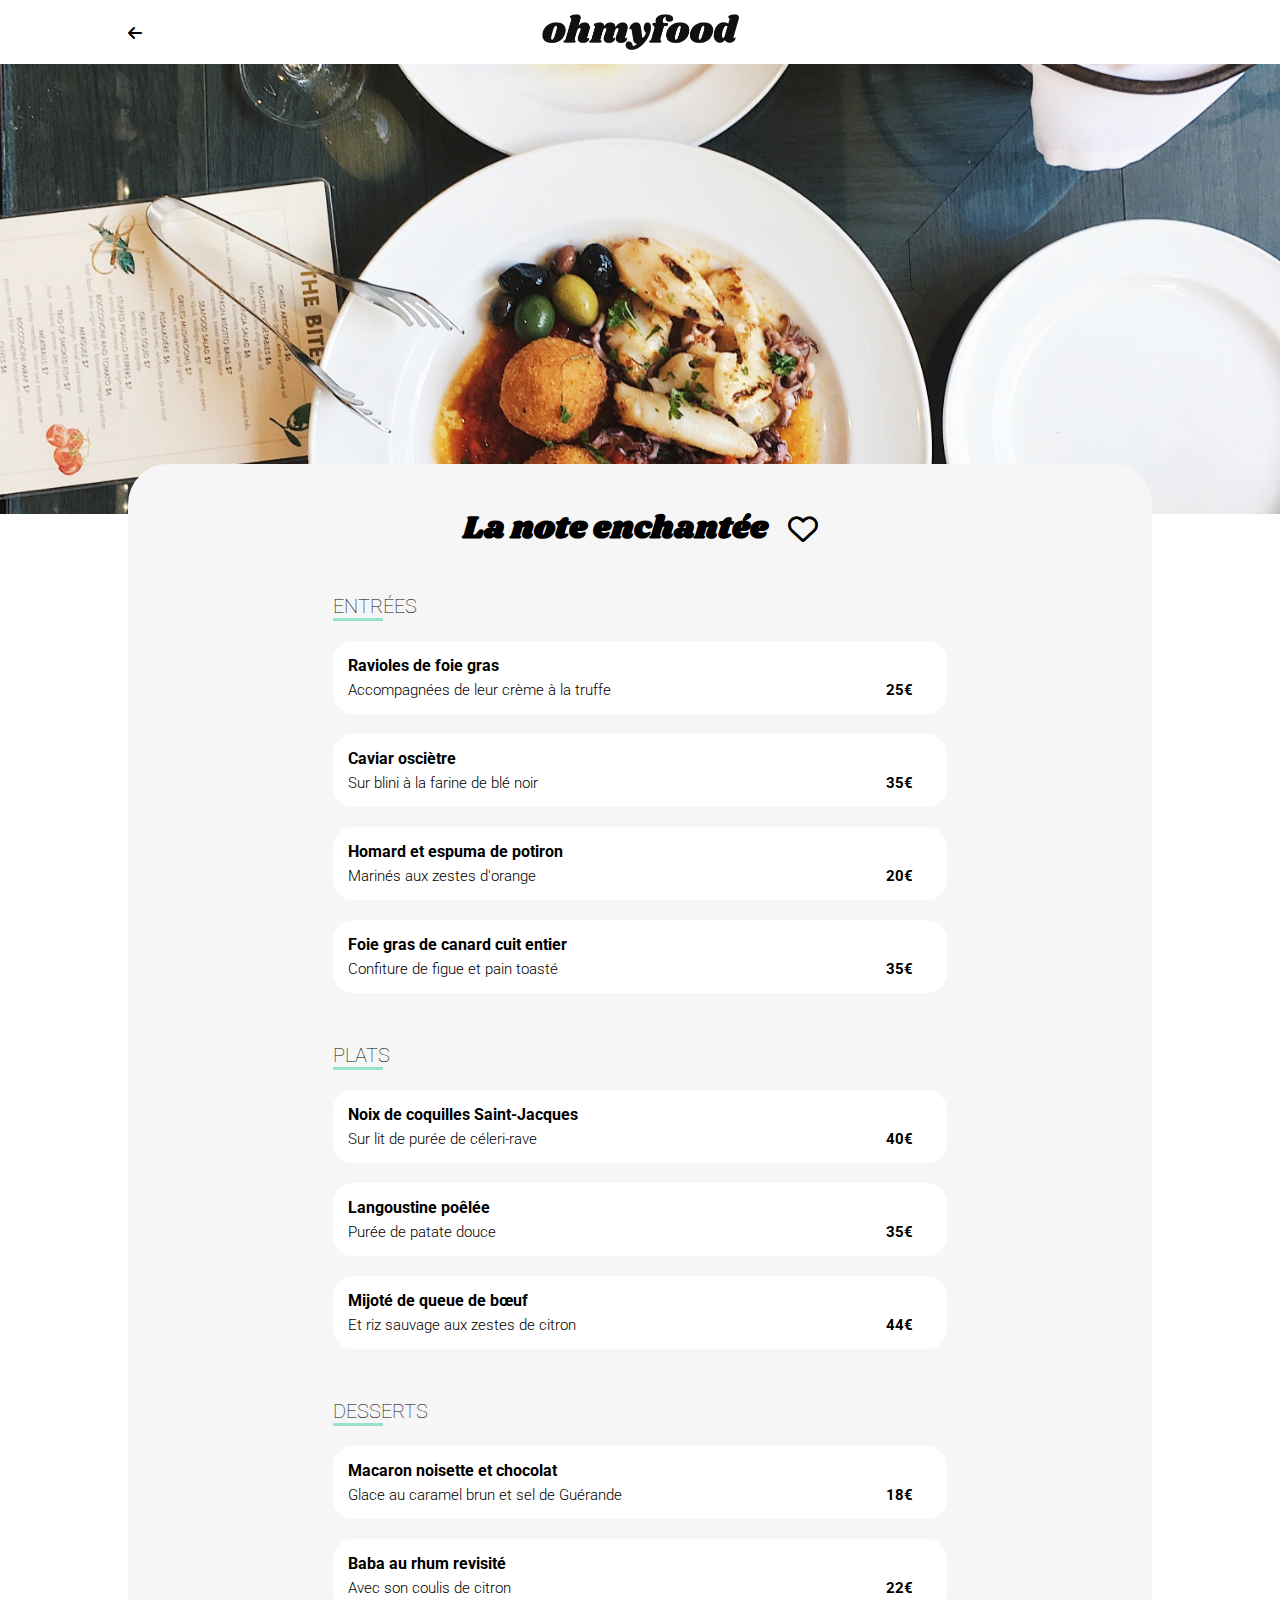
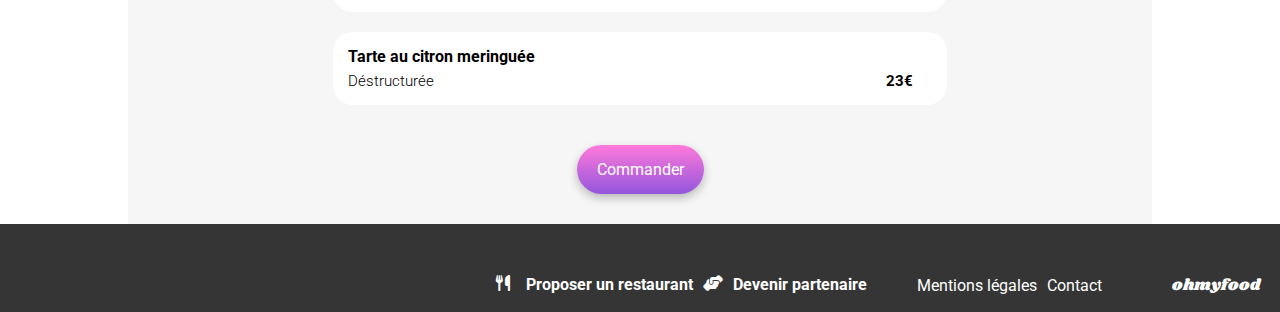
<file: menus/la-note-enchantee.html>
<!DOCTYPE html>
<html lang="fr">
<head>
    <meta charset="UTF-8">
    <meta name="viewport" content="width=device-width, initial-scale=1.0">
    <title>Menu - La note enchantée</title>
    <link rel="preconnect" href="https://fonts.googleapis.com">
    <link rel="preconnect" href="https://fonts.gstatic.com" crossorigin>
    <link href="https://fonts.googleapis.com/css2?family=Roboto:wght@300;400;500;700&family=Shrikhand&display=swap" rel="stylesheet">
    <link rel="stylesheet" href="https://cdnjs.cloudflare.com/ajax/libs/font-awesome/6.5.2/css/all.min.css">
    <link rel="stylesheet" href="../css/main.css">
    <link rel="stylesheet" href="../css/menu.css">
</head>
<body>
    <div class="main-container">
        <header class="header">
            <img class="header__logo" src="../images/logo/ohmyfood.png" alt="logo de OhMyFood">
            <a href="../index.html"><i class="header__button fa-solid fa-arrow-left"></i></a>
        </header>

        <main>
            <div class="container-photo">
                <img class="photo-bg photo-note-enchantee" src="../images/restaurants/stil-u2Lp8tXIcjw-unsplash.jpg" alt="Photo d'un plat dans une assiette">
            </div>

            <section class="menu">
                <div class="menu__title">
                    <h1>La note enchantée</h1>
                    <i class="fa-regular fa-heart icon-favorite"></i>
                </div>
                <article class="menu-content">
                    <div class="plat plat--entrees">
                        <p class="menu-content__title">ENTR&Eacute;ES</p>
                        <article class="menu-content__card">
                            <div class="menu-content__card__text">
                                <h3 class="important menu-content__card__text__title">Ravioles de foie gras</h3>
                                <p class="menu-content__card__text__subtitle">Accompagnées de leur crème à la truffe</p>
                            </div>
                            <div>
                                <p class="price">25€</p>
                            </div> 
                            <div class="volet">
                                <i class="fa-solid fa-circle-check"></i>
                            </div>
                        </article>
                        <article class="menu-content__card">
                            <div class="menu-content__card__text">
                                <h3 class="important menu-content__card__text__title">Caviar osciètre</h3>
                                <p class="menu-content__card__text__subtitle">Sur blini à la farine de blé noir</p>
                            </div>
                            <div>
                                <p class="price">35€</p>
                            </div> 
                            <div class="volet">
                                <i class="fa-solid fa-circle-check"></i>
                            </div>
                        </article>
                        <article class="menu-content__card">
                            <div class="menu-content__card__text">
                                <h3 class="important menu-content__card__text__title">Homard et espuma de potiron</h3>
                                <p class="menu-content__card__text__subtitle">Marinés aux zestes d'orange</p>
                            </div>
                            <div>
                                <p class="price">20€</p>
                            </div> 
                            <div class="volet">
                                <i class="fa-solid fa-circle-check"></i>
                            </div>
                        </article><article class="menu-content__card">
                            <div class="menu-content__card__text">
                                <h3 class="important menu-content__card__text__title">Foie gras de canard cuit entier</h3>
                                <p class="menu-content__card__text__subtitle">Confiture de figue et pain toasté</p>
                            </div>
                            <div>
                                <p class="price">35€</p>
                            </div> 
                            <div class="volet">
                                <i class="fa-solid fa-circle-check"></i>
                            </div>
                        </article>
                    </div>

                    <div class="plat plat--plats">
                        <p class="menu-content__title">PLATS</p>
                        <article class="menu-content__card">
                            <div class="menu-content__card__text">
                                <h3 class="important menu-content__card__text__title">Noix de coquilles Saint-Jacques</h3>
                                <p class="menu-content__card__text__subtitle">Sur lit de purée de céleri-rave</p>
                            </div>
                            <div>
                                <p class="price">40€</p>
                            </div> 
                            <div class="volet">
                                <i class="fa-solid fa-circle-check"></i>
                            </div>
                        </article>
                        <article class="menu-content__card">
                            <div class="menu-content__card__text">
                                <h3 class="important menu-content__card__text__title">Langoustine poêlée</h3>
                                <p class="menu-content__card__text__subtitle">Purée de patate douce</p>
                            </div>
                            <div>
                                <p class="price">35€</p>
                            </div> 
                            <div class="volet">
                                <i class="fa-solid fa-circle-check"></i>
                            </div>
                        </article>
                        <article class="menu-content__card">
                            <div class="menu-content__card__text">
                                <h3 class="important menu-content__card__text__title">Mijoté de queue de bœuf</h3>
                                <p class="menu-content__card__text__subtitle">Et riz sauvage aux zestes de citron</p>
                            </div>
                            <div>
                                <p class="price">44€</p>
                            </div> 
                            <div class="volet">
                                <i class="fa-solid fa-circle-check"></i>
                            </div>
                        </article>
                    </div>
                    
                    <div class="plat plat--desserts">
                        <p class="menu-content__title">DESSERTS</p>
                        <article class="menu-content__card">
                            <div class="menu-content__card__text">
                                <h3 class="important menu-content__card__text__title">Macaron noisette et chocolat</h3>
                                <p class="menu-content__card__text__subtitle">Glace au caramel brun et sel de Guérande</p>
                            </div>
                            <div>
                                <p class="price">18€</p>
                            </div> 
                            <div class="volet">
                                <i class="fa-solid fa-circle-check"></i>
                            </div>
                        </article>
                        <article class="menu-content__card">
                            <div class="menu-content__card__text">
                                <h3 class="important menu-content__card__text__title">Baba au rhum revisité</h3>
                                <p class="menu-content__card__text__subtitle">Avec son coulis de citron</p>
                            </div>
                            <div>
                                <p class="price">22€</p>
                            </div> 
                            <div class="volet">
                                <i class="fa-solid fa-circle-check"></i>
                            </div>
                        </article>
                        <article class="menu-content__card">
                            <div class="menu-content__card__text">
                                <h3 class="important menu-content__card__text__title">Tarte au citron meringuée</h3>
                                <p class="menu-content__card__text__subtitle">Déstructurée</p>
                            </div>
                            <div>
                                <p class="price">23€</p>
                            </div> 
                            <div class="volet">
                                <i class="fa-solid fa-circle-check"></i>
                            </div>
                        </article>
                    </div>
                    
                </article>
                <a href="" class="gradient-button">Commander</a>
            </section>
        </main>

        <footer class="footer">
            <nav class="footer__nav">
                <ul class="important footer__list">
                    <li class="footer__list__element"><i class="fa-solid fa-utensils footer__icon"></i>Proposer un restaurant</li>
                    <li class="footer__list__element"><i class="fa-solid fa-handshake-angle footer__icon"></i>Devenir partenaire</li>
                </ul>
                <ul class="footer__list">
                    <li class="footer__list__element">Mentions légales</li>
                    <li class="footer__list__element">Contact</li>
                </ul>
            </nav>
            <span class="footer__logo">ohmyfood</span>
        </footer>
    </div>

    
</body>
</html>
</file>
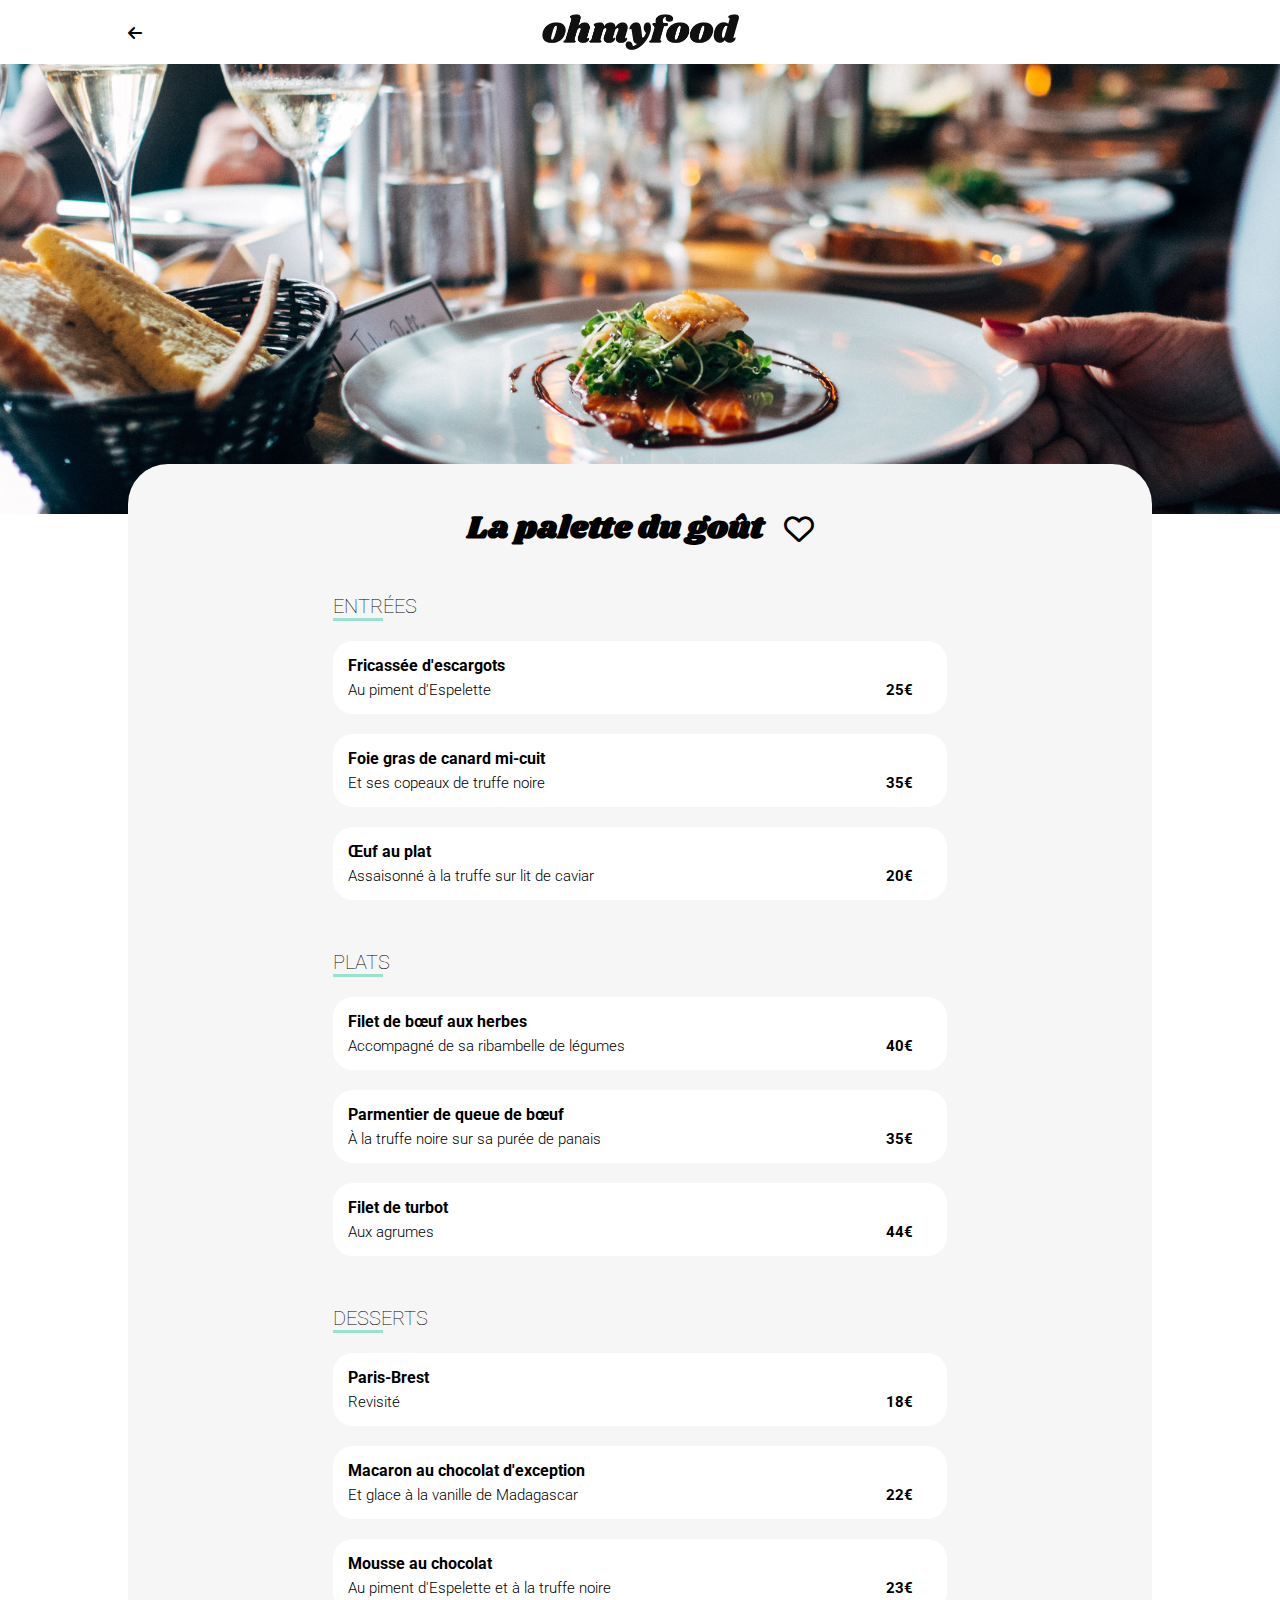
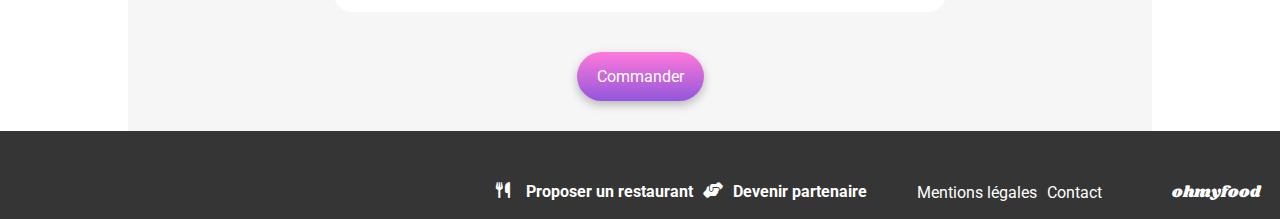
<file: menus/la-palette-du-gout.html>
<!DOCTYPE html>
<html lang="fr">
<head>
    <meta charset="UTF-8">
    <meta name="viewport" content="width=device-width, initial-scale=1.0">
    <title>Menu - La palette du goût</title>
    <link rel="preconnect" href="https://fonts.googleapis.com">
    <link rel="preconnect" href="https://fonts.gstatic.com" crossorigin>
    <link href="https://fonts.googleapis.com/css2?family=Roboto:wght@300;400;500;700&family=Shrikhand&display=swap" rel="stylesheet">
    <link rel="stylesheet" href="https://cdnjs.cloudflare.com/ajax/libs/font-awesome/6.5.2/css/all.min.css">
    <link rel="stylesheet" href="../css/main.css">
    <link rel="stylesheet" href="../css/menu.css">
</head>
<body>
    <div class="main-container">
        <header class="header">
            <img class="header__logo" src="../images/logo/ohmyfood.png" alt="logo de OhMyFood">
            <a href="../index.html"><i class="header__button fa-solid fa-arrow-left"></i></a>
        </header>

        <main>
            <div class="container-photo">
                <img class="photo-bg photo-palette-du-gout" src="../images/restaurants/jay-wennington-N_Y88TWmGwA-unsplash.jpg" alt="Photo d'un plat dans une assiette">
            </div>

            <section class="menu">
                <div class="menu__title">
                    <h1>La palette du goût</h1>
                    <i class="fa-regular fa-heart icon-favorite"></i>
                </div>
                <article class="menu-content ">
                    <div class="plat plat--entrees">
                        <p class="menu-content__title">ENTR&Eacute;ES</p>
                        <article class="menu-content__card">
                            <div class="menu-content__card__text">
                                <h3 class="important menu-content__card__text__title">Fricassée d'escargots</h3>
                                <p class="menu-content__card__text__subtitle">Au piment d'Espelette</p>
                            </div>
                            <div>
                                <p class="price">25€</p>
                            </div> 
                            <div class="volet">
                                <i class="fa-solid fa-circle-check"></i>
                            </div>
                        </article>
                        <article class="menu-content__card">
                            <div class="menu-content__card__text">
                                <h3 class="important menu-content__card__text__title">Foie gras de canard mi-cuit</h3>
                                <p class="menu-content__card__text__subtitle">Et ses copeaux de truffe noire</p>
                            </div>
                            <div>
                                <p class="price">35€</p>
                            </div> 
                            <div class="volet">
                                <i class="fa-solid fa-circle-check"></i>
                            </div>
                        </article>
                        <article class="menu-content__card">
                            <div class="menu-content__card__text">
                                <h3 class="important menu-content__card__text__title">Œuf au plat</h3>
                                <p class="menu-content__card__text__subtitle">Assaisonné à la truffe sur lit de caviar</p>
                            </div>
                            <div>
                                <p class="price">20€</p>
                            </div> 
                            <div class="volet">
                                <i class="fa-solid fa-circle-check"></i>
                            </div>
                        </article>
                    </div>

                    <div class="plat plat--plats">
                        <p class="menu-content__title">PLATS</p>
                        <article class="menu-content__card">
                            <div class="menu-content__card__text">
                                <h3 class="important menu-content__card__text__title">Filet de bœuf aux herbes</h3>
                                <p class="menu-content__card__text__subtitle">Accompagné de sa ribambelle de légumes</p>
                            </div>
                            <div>
                                <p class="price">40€</p>
                            </div> 
                            <div class="volet">
                                <i class="fa-solid fa-circle-check"></i>
                            </div>
                        </article>
                        <article class="menu-content__card">
                            <div class="menu-content__card__text">
                                <h3 class="important menu-content__card__text__title">Parmentier de queue de bœuf</h3>
                                <p class="menu-content__card__text__subtitle">À la truffe noire sur sa purée de panais</p>
                            </div>
                            <div>
                                <p class="price">35€</p>
                            </div> 
                            <div class="volet">
                                <i class="fa-solid fa-circle-check"></i>
                            </div>
                        </article>
                        <article class="menu-content__card">
                            <div class="menu-content__card__text">
                                <h3 class="important menu-content__card__text__title">Filet de turbot</h3>
                                <p class="menu-content__card__text__subtitle">Aux agrumes</p>
                            </div>
                            <div>
                                <p class="price">44€</p>
                            </div> 
                            <div class="volet">
                                <i class="fa-solid fa-circle-check"></i>
                            </div>
                        </article>
                    </div>
                    
                    <div class="plat plat--desserts">
                        <p class="menu-content__title">DESSERTS</p>
                        <article class="menu-content__card">
                            <div class="menu-content__card__text">
                                <h3 class="important menu-content__card__text__title">Paris-Brest</h3>
                                <p class="menu-content__card__text__subtitle">Revisité</p>
                            </div>
                            <div>
                                <p class="price">18€</p>
                            </div> 
                            <div class="volet">
                                <i class="fa-solid fa-circle-check"></i>
                            </div>
                        </article>
                        <article class="menu-content__card">
                            <div class="menu-content__card__text">
                                <h3 class="important menu-content__card__text__title">Macaron au chocolat d'exception</h3>
                                <p class="menu-content__card__text__subtitle">Et glace à la vanille de Madagascar</p>
                            </div>
                            <div>
                                <p class="price">22€</p>
                            </div> 
                            <div class="volet">
                                <i class="fa-solid fa-circle-check"></i>
                            </div>
                        </article>
                        <article class="menu-content__card">
                            <div class="menu-content__card__text">
                                <h3 class="important menu-content__card__text__title">Mousse au chocolat</h3>
                                <p class="menu-content__card__text__subtitle">Au piment d'Espelette et à la truffe noire</p>
                            </div>
                            <div>
                                <p class="price">23€</p>
                            </div> 
                            <div class="volet">
                                <i class="fa-solid fa-circle-check"></i>
                            </div>
                        </article>
                    </div>
                    
                </article>
                <a href="" class="gradient-button">Commander</a>
            </section>
        </main>

        <footer class="footer">
            <nav class="footer__nav">
                <ul class="important footer__list">
                    <li class="footer__list__element"><i class="fa-solid fa-utensils footer__icon"></i>Proposer un restaurant</li>
                    <li class="footer__list__element"><i class="fa-solid fa-handshake-angle footer__icon"></i>Devenir partenaire</li>
                </ul>
                <ul class="footer__list">
                    <li class="footer__list__element">Mentions légales</li>
                    <li class="footer__list__element">Contact</li>
                </ul>
            </nav>
            <span class="footer__logo">ohmyfood</span>
        </footer>
    </div>

    
</body>
</html>
</file>
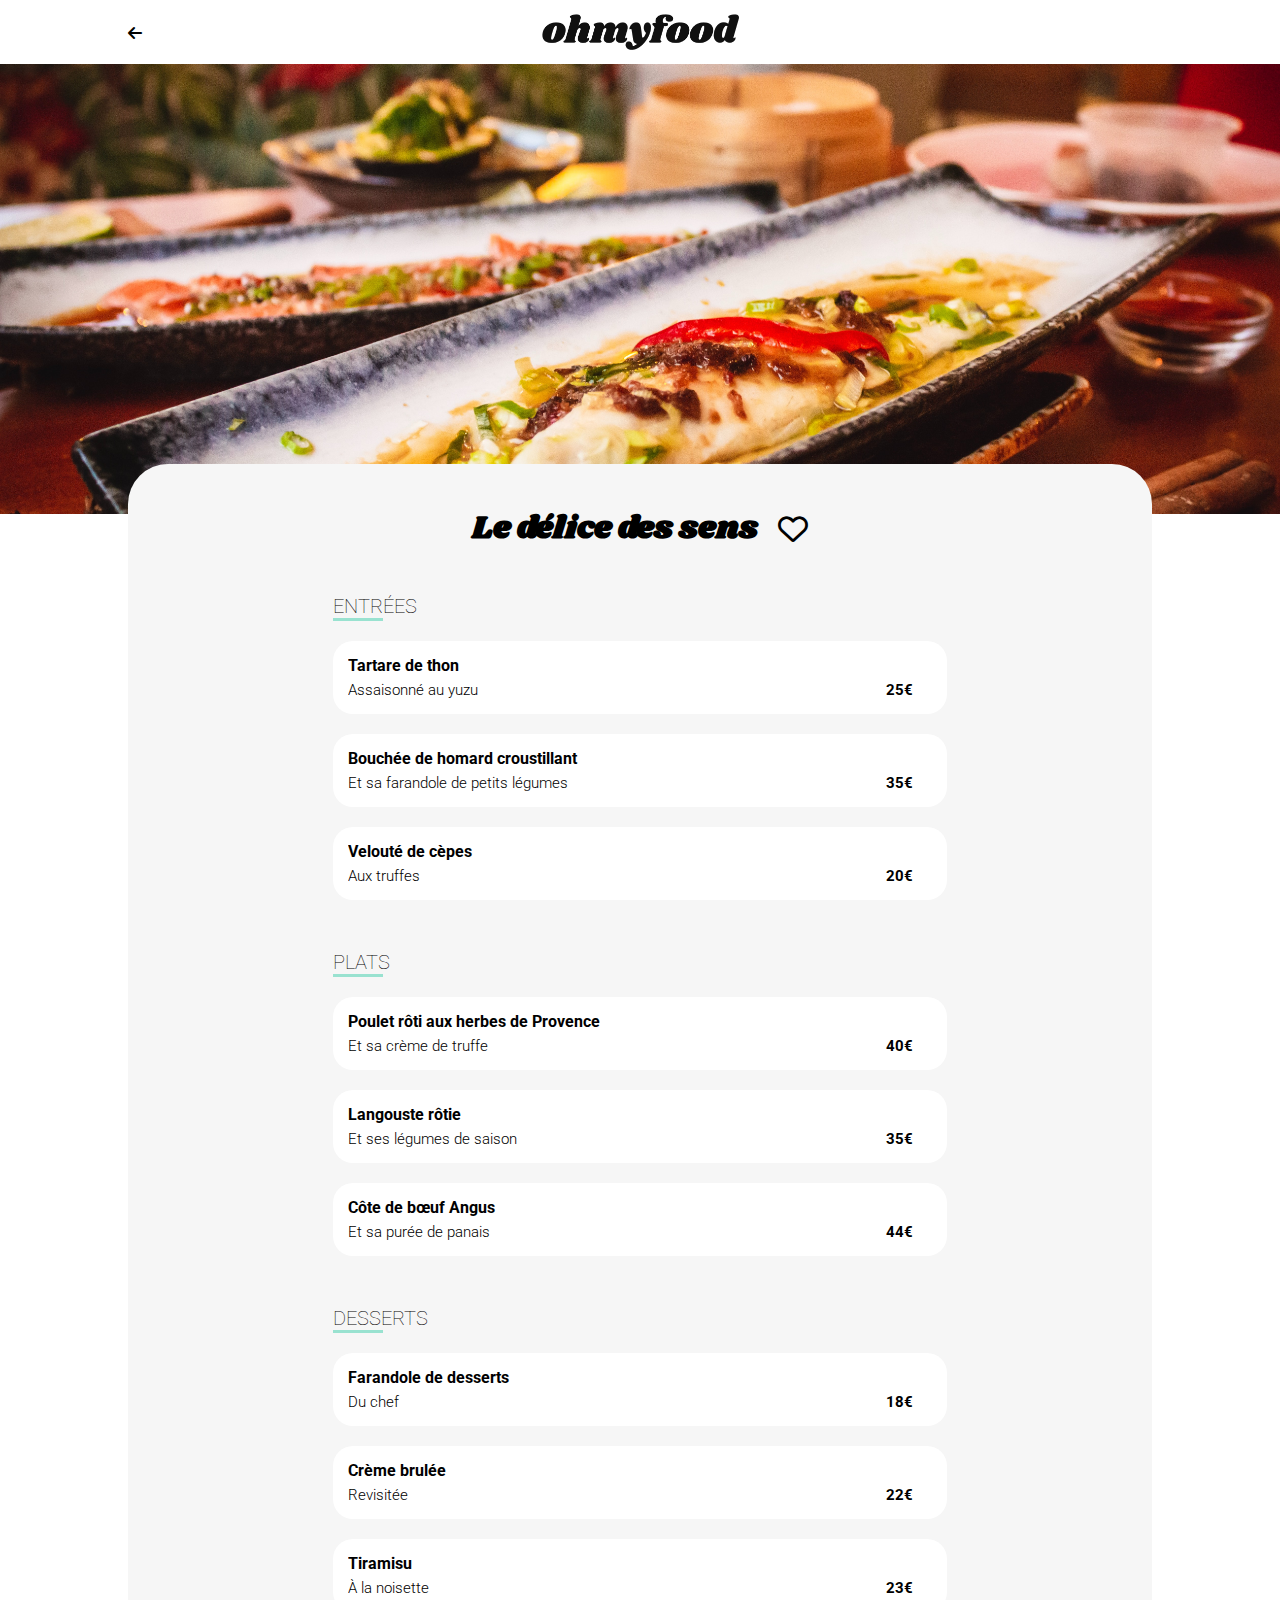
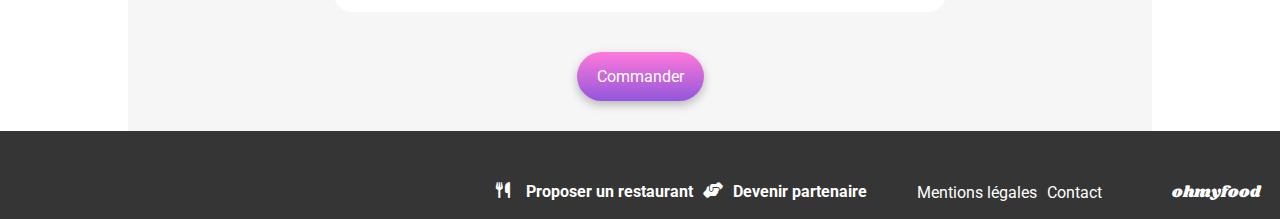
<file: menus/le-delice-des-sens.html>
<!DOCTYPE html>
<html lang="fr">
<head>
    <meta charset="UTF-8">
    <meta name="viewport" content="width=device-width, initial-scale=1.0">
    <title>Menu - Le délice des sens</title>
    <link rel="preconnect" href="https://fonts.googleapis.com">
    <link rel="preconnect" href="https://fonts.gstatic.com" crossorigin>
    <link href="https://fonts.googleapis.com/css2?family=Roboto:wght@300;400;500;700&family=Shrikhand&display=swap" rel="stylesheet">
    <link rel="stylesheet" href="https://cdnjs.cloudflare.com/ajax/libs/font-awesome/6.5.2/css/all.min.css">
    <link rel="stylesheet" href="../css/main.css">
    <link rel="stylesheet" href="../css/menu.css">
</head>
<body>
    <div class="main-container">
        <header class="header">
            <img class="header__logo" src="../images/logo/ohmyfood.png" alt="logo de OhMyFood">
            <a href="../index.html"><i class="header__button fa-solid fa-arrow-left"></i></a>
        </header>

        <main>
            <div class="container-photo">
                <img class="photo-bg photo-delice-des-sens" src="../images/restaurants/louis-hansel-shotsoflouis-qNBGVyOCY8Q-unsplash.jpg" alt="Photo d'un plat dans une assiette">
            </div>

            <section class="menu">
                <div class="menu__title">
                    <h1>Le délice des sens</h1>
                    <i class="fa-regular fa-heart icon-favorite"></i>
                </div>
                <article class="menu-content">
                    <div class="plat plat--entrees">
                        <p class="menu-content__title">ENTR&Eacute;ES</p>
                        <article class="menu-content__card">
                            <div class="menu-content__card__text">
                                <h3 class="important menu-content__card__text__title">Tartare de thon</h3>
                                <p class="menu-content__card__text__subtitle">Assaisonné au yuzu</p>
                            </div>
                            <div>
                                <p class="price">25€</p>
                            </div> 
                            <div class="volet">
                                <i class="fa-solid fa-circle-check"></i>
                            </div>
                        </article>
                        <article class="menu-content__card">
                            <div class="menu-content__card__text">
                                <h3 class="important menu-content__card__text__title">Bouchée de homard croustillant</h3>
                                <p class="menu-content__card__text__subtitle">Et sa farandole de petits légumes</p>
                            </div>
                            <div>
                                <p class="price">35€</p>
                            </div> 
                            <div class="volet">
                                <i class="fa-solid fa-circle-check"></i>
                            </div>
                        </article>
                        <article class="menu-content__card">
                            <div class="menu-content__card__text">
                                <h3 class="important menu-content__card__text__title">Velouté de cèpes</h3>
                                <p class="menu-content__card__text__subtitle">Aux truffes</p>
                            </div>
                            <div>
                                <p class="price">20€</p>
                            </div> 
                            <div class="volet">
                                <i class="fa-solid fa-circle-check"></i>
                            </div>
                        </article>
                    </div>

                    <div class="plat plat--plats">
                        <p class="menu-content__title">PLATS</p>
                        <article class="menu-content__card">
                            <div class="menu-content__card__text">
                                <h3 class="important menu-content__card__text__title">Poulet rôti aux herbes de Provence</h3>
                                <p class="menu-content__card__text__subtitle">Et sa crème de truffe</p>
                            </div>
                            <div>
                                <p class="price">40€</p>
                            </div> 
                            <div class="volet">
                                <i class="fa-solid fa-circle-check"></i>
                            </div>
                        </article>
                        <article class="menu-content__card">
                            <div class="menu-content__card__text">
                                <h3 class="important menu-content__card__text__title">Langouste rôtie</h3>
                                <p class="menu-content__card__text__subtitle">Et ses légumes de saison</p>
                            </div>
                            <div>
                                <p class="price">35€</p>
                            </div> 
                            <div class="volet">
                                <i class="fa-solid fa-circle-check"></i>
                            </div>
                        </article>
                        <article class="menu-content__card">
                            <div class="menu-content__card__text">
                                <h3 class="important menu-content__card__text__title">Côte de bœuf Angus</h3>
                                <p class="menu-content__card__text__subtitle">Et sa purée de panais</p>
                            </div>
                            <div>
                                <p class="price">44€</p>
                            </div> 
                            <div class="volet">
                                <i class="fa-solid fa-circle-check"></i>
                            </div>
                        </article>
                    </div>
                    
                    <div class="plat plat--desserts">
                        <p class="menu-content__title">DESSERTS</p>
                        <article class="menu-content__card">
                            <div class="menu-content__card__text">
                                <h3 class="important menu-content__card__text__title">Farandole de desserts</h3>
                                <p class="menu-content__card__text__subtitle">Du chef</p>
                            </div>
                            <div>
                                <p class="price">18€</p>
                            </div> 
                            <div class="volet">
                                <i class="fa-solid fa-circle-check"></i>
                            </div>
                        </article>
                        <article class="menu-content__card">
                            <div class="menu-content__card__text">
                                <h3 class="important menu-content__card__text__title">Crème brulée</h3>
                                <p class="menu-content__card__text__subtitle">Revisitée</p>
                            </div>
                            <div>
                                <p class="price">22€</p>
                            </div> 
                            <div class="volet">
                                <i class="fa-solid fa-circle-check"></i>
                            </div>
                        </article>
                        <article class="menu-content__card">
                            <div class="menu-content__card__text">
                                <h3 class="important menu-content__card__text__title">Tiramisu</h3>
                                <p class="menu-content__card__text__subtitle">À la noisette</p>
                            </div>
                            <div>
                                <p class="price">23€</p>
                            </div> 
                            <div class="volet">
                                <i class="fa-solid fa-circle-check"></i>
                            </div>
                        </article>
                    </div>
                    
                </article>
                <a href="" class="gradient-button">Commander</a>
            </section>
        </main>

        <footer class="footer">
            <nav class="footer__nav">
                <ul class="important footer__list">
                    <li class="footer__list__element"><i class="fa-solid fa-utensils footer__icon"></i>Proposer un restaurant</li>
                    <li class="footer__list__element"><i class="fa-solid fa-handshake-angle footer__icon"></i>Devenir partenaire</li>
                </ul>
                <ul class="footer__list">
                    <li class="footer__list__element">Mentions légales</li>
                    <li class="footer__list__element">Contact</li>
                </ul>
            </nav>
            <span class="footer__logo">ohmyfood</span>
        </footer>
    </div>

    
</body>
</html>
</file>
<file: css/main.css>
/*******************/
/***   General   ***/
/*******************/
* {
  font-family: "Roboto", sans-serif;
}

:root {
  --main-color: #9356DC;
  --main-bg-color: #FF79DA;
  --filter-bg-color: #99E2D0;
  --header-bg-color: #EAEAEA;
  --bg-color:#F6F6F6;
  --dark-green:#008766;
  --footer-bg-color:#353535;
}

body {
  display: flex;
  justify-content: center;
  margin: 0;
}

p {
  font-weight: 300;
}

a {
  text-decoration: none;
  color: black;
}

.important {
  font-weight: bold;
}

/********************/
/***   MAINPAGE   ***/
/********************/
.main-container {
  width: 100%;
  min-width: 360px;
  max-width: 1444px;
  box-sizing: border-box;
}

.section__title {
  font-size: 24px;
  padding-left: 20px;
}

/******************/
/***   HEADER   ***/
/******************/
.header {
  display: flex;
  flex-direction: column;
  align-items: center;
}
.header__logo {
  width: 197px;
  height: 36px;
  margin: 14px 0;
}

/*********************************/
/***   HEART ICON - FAVORITE   ***/
/*********************************/
.icon-favorite:hover {
  color: var(--main-color);
  font: var(--fa-font-solid);
  content: "\f004";
}

/**********************************/
/***   PURPLE GRADIENT BUTTON   ***/
/**********************************/
.gradient-button {
  color: white;
  border: none;
  border-radius: 25px;
  background: linear-gradient(var(--main-bg-color), var(--main-color));
  box-shadow: 0px 4px 10px 0px rgba(0, 0, 0, 0.2509803922);
  padding: 15px 20px;
  transition: all 400ms;
}
.gradient-button:hover {
  opacity: 0.8;
  box-shadow: 0px 4px 10px 5px rgba(0, 0, 0, 0.2509803922);
}

/******************/
/***   FOOTER   ***/
/******************/
.footer {
  background-color: var(--footer-bg-color);
  color: white;
  display: flex;
  flex-direction: column;
  padding-bottom: 10px;
}
.footer__logo {
  font-family: "Shrikhand", sans-serif;
  font-size: 16px;
  padding: 20px 0 20px 20px;
}
.footer__nav {
  order: 2;
  display: flex;
  flex-direction: column;
}
.footer__list {
  display: flex;
  flex-direction: column;
  list-style: none;
  margin: 0;
  padding-left: 20px;
}
.footer__list__element {
  display: flex;
  gap: 10px;
  padding-bottom: 10px;
}
.footer__icon {
  width: 20px;
  height: 20px;
}

/*************************/
/***   MEDIA QUERIES   ***/
/*************************/
@media (min-width: 768px) {
  .footer {
    flex-direction: row;
    justify-content: end;
    gap: 30px;
    padding: 50px 0 15px 0;
  }
  .footer__nav {
    flex-direction: row;
    align-items: center;
    order: 1;
    gap: 20px;
  }
  .footer__list {
    flex-direction: row;
    gap: 10px;
    padding: 0;
  }
  .footer__list__element {
    padding: 0;
  }
  .footer__logo {
    order: 2;
    padding: 0 20px 0 0;
  }
}
@media (min-width: 1024px) {
  .footer {
    gap: 70px;
  }
  .footer__nav {
    gap: 50px;
  }
}
</file>
<file: css/index.css>
section {
  padding: 20px 0 50px 0;
}

/******************/
/***   LOADER   ***/
/******************/
.loader {
  position: fixed;
  z-index: 10;
  pointer-events: none;
  top: 0;
  left: 0;
  right: 0;
  bottom: 0;
  background: var(--footer-bg-color);
  animation: anim-loader 1s forwards;
  animation-delay: 500ms;
}
.loader-icon {
  position: fixed;
  color: white;
  font-size: 100px;
  top: 45%;
  left: 37%;
}

@keyframes anim-loader {
  0% {
    opacity: 1;
  }
  100% {
    opacity: 0;
  }
}
/******************/
/***   HEADER   ***/
/******************/
.header__form {
  width: 100%;
  background-color: var(--header-bg-color);
  box-shadow: 0px 4px 4px 0px rgba(0, 0, 0, 0.2509803922);
  display: flex;
  align-items: center;
  justify-content: center;
  padding: 10px 0;
  gap: 10px;
}
.header__form__label {
  display: none;
}
.header__form__research {
  background-color: var(--header-bg-color);
  border: none;
  width: 110px;
  font-size: 16px;
}

/************************/
/***   INTRODUCTION   ***/
/************************/
.introduction {
  background-color: var(--bg-color);
  text-align: center;
}
.introduction h1 {
  padding: 0 50px;
}
.introduction p {
  margin-bottom: 50px;
}

/**************************/
/***   FONCTIONNEMENT   ***/
/**************************/
.fonctionnement {
  padding-bottom: 70px;
}

.fonctionnement-step {
  display: flex;
  flex-direction: column;
  padding: 0 30px;
  gap: 35px;
}
.fonctionnement-step__article {
  display: flex;
  align-items: center;
}
.fonctionnement-step__number {
  position: absolute;
  padding: 5px 10px;
  margin-left: -12px;
  border-radius: 25px;
  background-color: var(--main-color);
  color: white;
}
.fonctionnement-step__text {
  width: 100%;
  display: flex;
  align-items: center;
  gap: 20px;
  background-color: var(--bg-color);
  padding: 10px 0 10px 40px;
  border-radius: 20px;
  box-shadow: 0px 4px 15px 0px rgba(0, 0, 0, 0.1490196078);
}
.fonctionnement-step__text i {
  color: grey;
}
.fonctionnement-step__text:hover i {
  color: var(--main-color);
}

/*******************************/
/***   RESTAURANTS & CARDS   ***/
/*******************************/
.restaurant {
  display: flex;
  flex-direction: column;
  background-color: var(--bg-color);
}
.restaurant__grid {
  display: grid;
  grid-template-columns: repeat(1, 1fr);
  padding: 0 20px;
}
.restaurant__link {
  display: flex;
  justify-content: center;
  margin-bottom: 20px;
}
.restaurant__card {
  width: 100%;
  background-color: white;
  border-radius: 15px;
  position: relative;
}
.restaurant__card__content {
  display: flex;
  align-items: center;
  justify-content: space-between;
  padding-right: 10px;
}
.restaurant__card__text {
  display: flex;
  flex-direction: column;
  padding-left: 15px;
}
.restaurant__card__subtitle {
  margin-top: -15px;
}
.restaurant .new {
  background-color: var(--filter-bg-color);
  color: var(--dark-green);
  width: -moz-min-content;
  width: min-content;
  padding: 5px 10px;
  position: absolute;
  top: 20px;
  right: 5%;
  box-shadow: 0px 2px 4px 0px rgba(0, 0, 0, 0.1490196078);
  border-radius: 3px;
}
.restaurant__img {
  width: 100%;
  height: 160px;
  border-radius: 15px 15px 0 0;
  margin-bottom: -10px;
  -o-object-fit: cover;
     object-fit: cover;
}

/*************************/
/***   MEDIA QUERIES   ***/
/*************************/
@media (min-width: 768px) {
  .loader-icon {
    top: 45%;
    left: 45%;
  }
  .header__form {
    box-shadow: none;
  }
  .restaurant__grid {
    grid-template-columns: repeat(2, 1fr);
    gap: 50px 80px;
  }
  .restaurant__link {
    margin-bottom: 0;
  }
  .restaurant__card {
    width: 100%;
  }
}
@media (min-width: 1024px) {
  section {
    padding: 20px 45px 50px 45px;
  }
  .fonctionnement-step {
    flex-direction: row;
    gap: 50px;
  }
  .fonctionnement-step__article {
    width: 30%;
  }
}
</file>
<file: css/menu.css>
h1 {
  font-family: "Shrikhand", sans-serif;
}

main {
  display: flex;
  flex-direction: column;
}

/*********************************/
/***   HEART ICON - FAVORITE   ***/
/*********************************/
.icon-favorite {
  font-size: 30px;
}
.icon-favorite:hover {
  font-size: 30px;
}

/******************/
/***   HEADER   ***/
/******************/
.header {
  flex-direction: row;
  justify-content: center;
}
.header__button {
  position: absolute;
  top: 24.5px;
  left: 10%;
}

/********************/
/***   BG PHOTO   ***/
/********************/
.container-photo {
  height: 240px;
  overflow: hidden;
}

.photo-bg {
  width: 100%;
  -o-object-fit: cover;
     object-fit: cover;
  -o-object-position: center -20px;
     object-position: center -20px;
}

.photo-note-enchantee {
  -o-object-position: center -160px;
     object-position: center -160px;
}

/****************/
/***   MENU   ***/
/****************/
.menu {
  display: flex;
  flex-direction: column;
  align-items: center;
  position: relative;
  background-color: var(--bg-color);
  margin-top: -50px;
  border-radius: 40px 40px 0 0;
  padding: 10px 15px 30px 15px;
}
.menu__title {
  width: 100%;
  display: flex;
  flex-direction: row;
  justify-content: center;
  align-items: center;
  gap: 20px;
  margin-bottom: -15px;
}
.menu-content {
  width: 100%;
  margin-bottom: 10px;
}
.menu-content__title {
  width: -moz-fit-content;
  width: fit-content;
  font-size: 20px;
  font-weight: 100;
  border-bottom: solid var(--filter-bg-color);
  width: 50px;
}
.menu-content__card {
  display: grid;
  grid-template-columns: 90% 10% 0;
  background-color: white;
  align-items: center;
  justify-content: space-between;
  border-radius: 20px;
  margin-bottom: 20px;
  overflow: hidden;
  transition: all 500ms;
}
.menu-content__card:hover {
  grid-template-columns: 75% 10% 15%;
}
.menu-content__card__text {
  padding: 0 5px 0 15px;
}
.menu-content__card__text__title {
  margin-top: 15px;
  overflow: hidden;
  white-space: nowrap;
  text-overflow: ellipsis;
  font-size: 16px;
}
.menu-content__card__text__subtitle {
  font-size: 15px;
  margin-top: -10px;
  overflow: hidden;
  white-space: nowrap;
  text-overflow: ellipsis;
}

.plat {
  padding-bottom: 10px;
  transform-origin: top left;
  animation: menu-animation 1s both;
}
.plat--entrees {
  animation-delay: 2s;
}
.plat--plats {
  animation-delay: 4s;
}
.plat--desserts {
  animation-delay: 6s;
}

@keyframes menu-animation {
  0% {
    transform: scale(0, 0.07);
  }
  33% {
    transform: scale(1, 0.07);
    animation-timing-function: cubic-bezier(0.73, 0.01, 0.2, 0.99);
  }
}
.price {
  font-weight: bold;
  margin-bottom: -10px;
  font-size: 15px;
}

.volet {
  height: 100%;
  background-color: var(--filter-bg-color);
  text-align: center;
  align-content: center;
}
.volet i {
  font-size: 20px;
  color: white;
}

/*************************/
/***   MEDIA QUERIES   ***/
/*************************/
@media (min-width: 768px) {
  main {
    align-items: center;
  }
  .container-photo {
    height: 450px;
  }
  .photo-palette-du-gout {
    -o-object-position: center -60px;
       object-position: center -60px;
  }
  .photo-note-enchantee {
    -o-object-position: center -320px;
       object-position: center -320px;
  }
  .photo-a-la-francaise {
    -o-object-position: center -70px;
       object-position: center -70px;
  }
  .photo-delice-des-sens {
    -o-object-position: center -75px;
       object-position: center -75px;
  }
  .menu {
    width: 80%;
    padding: 0 0 30px 0;
  }
  .menu__title {
    margin: 0;
    padding-top: 20px;
  }
  .menu-content {
    width: 60%;
  }
  .menu-content__card:hover {
    grid-template-columns: 80% 10% 10%;
  }
}
@media (min-width: 1024px) {
  .photo-palette-du-gout {
    -o-object-position: center -160px;
       object-position: center -160px;
  }
  .photo-note-enchantee {
    -o-object-position: center -520px;
       object-position: center -520px;
  }
  .photo-a-la-francaise {
    -o-object-position: center -220px;
       object-position: center -220px;
  }
  .photo-delice-des-sens {
    -o-object-position: center -230px;
       object-position: center -230px;
  }
}
</file>
